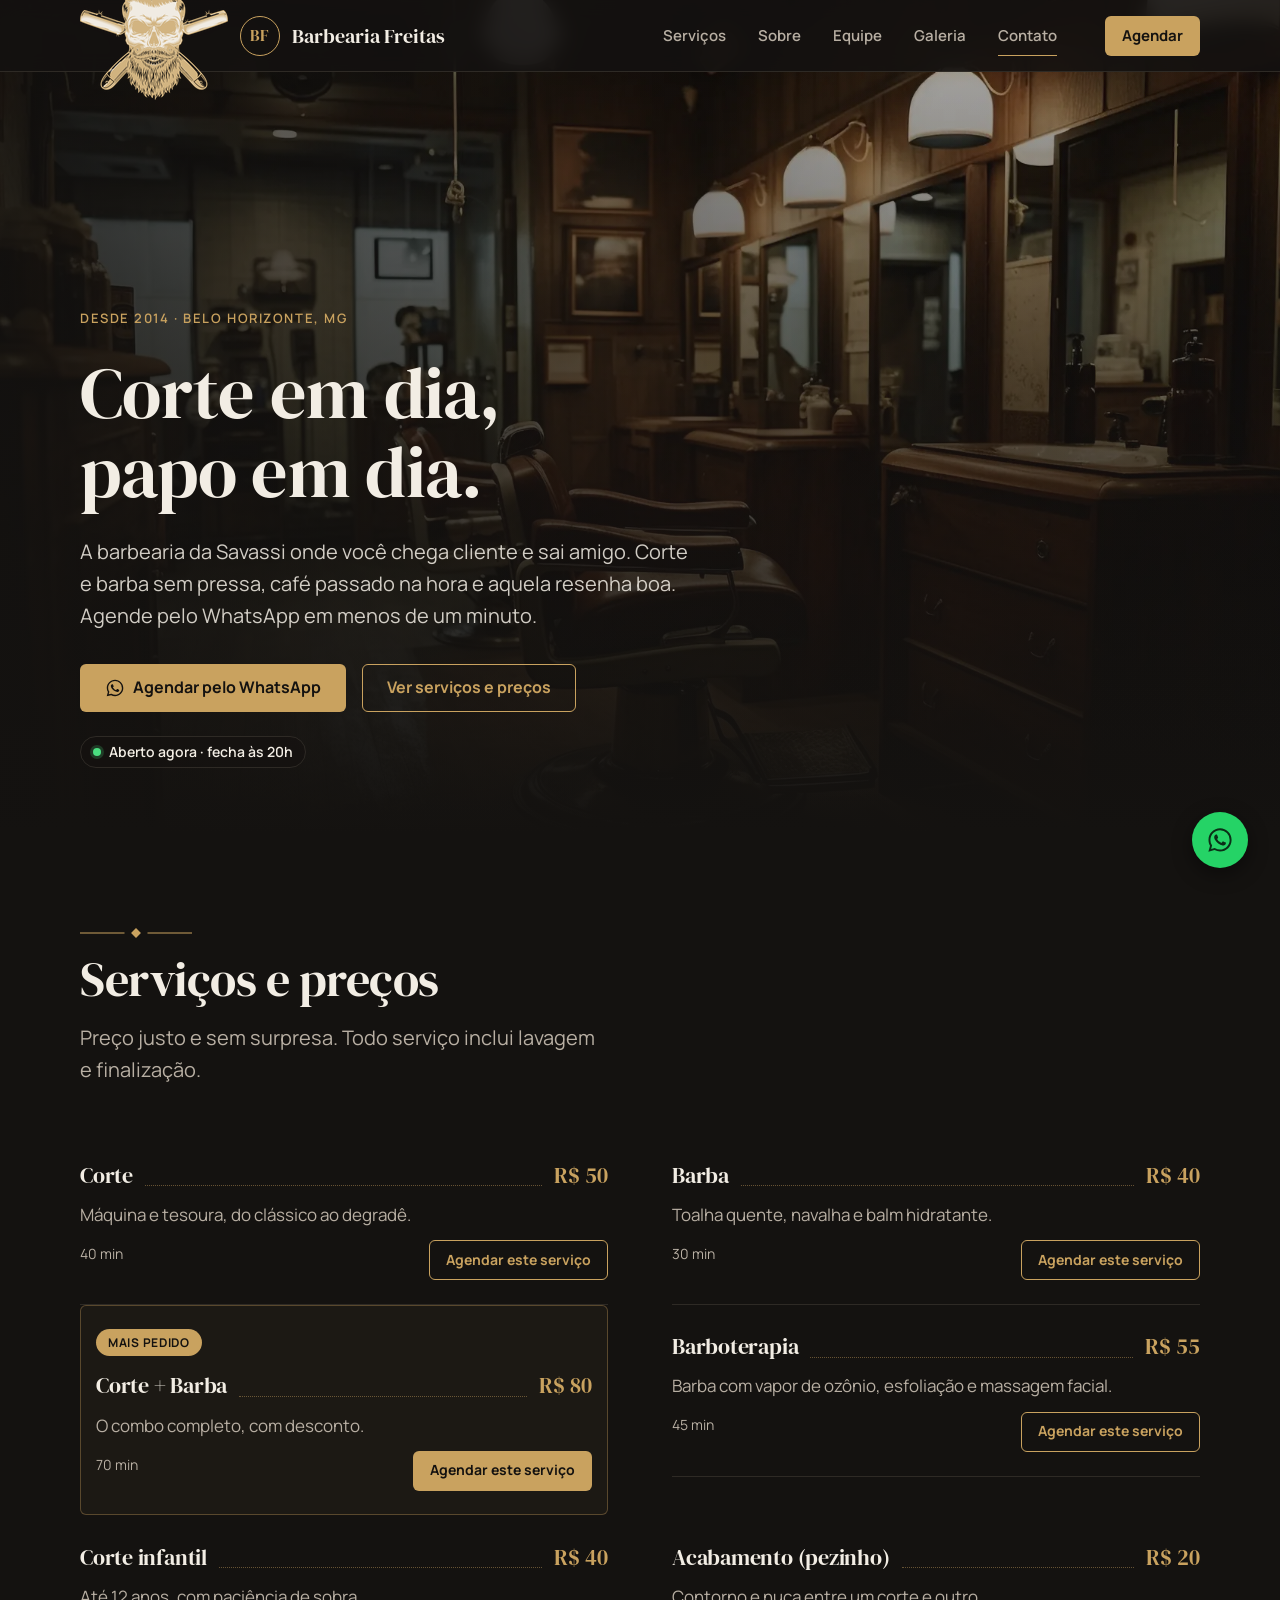
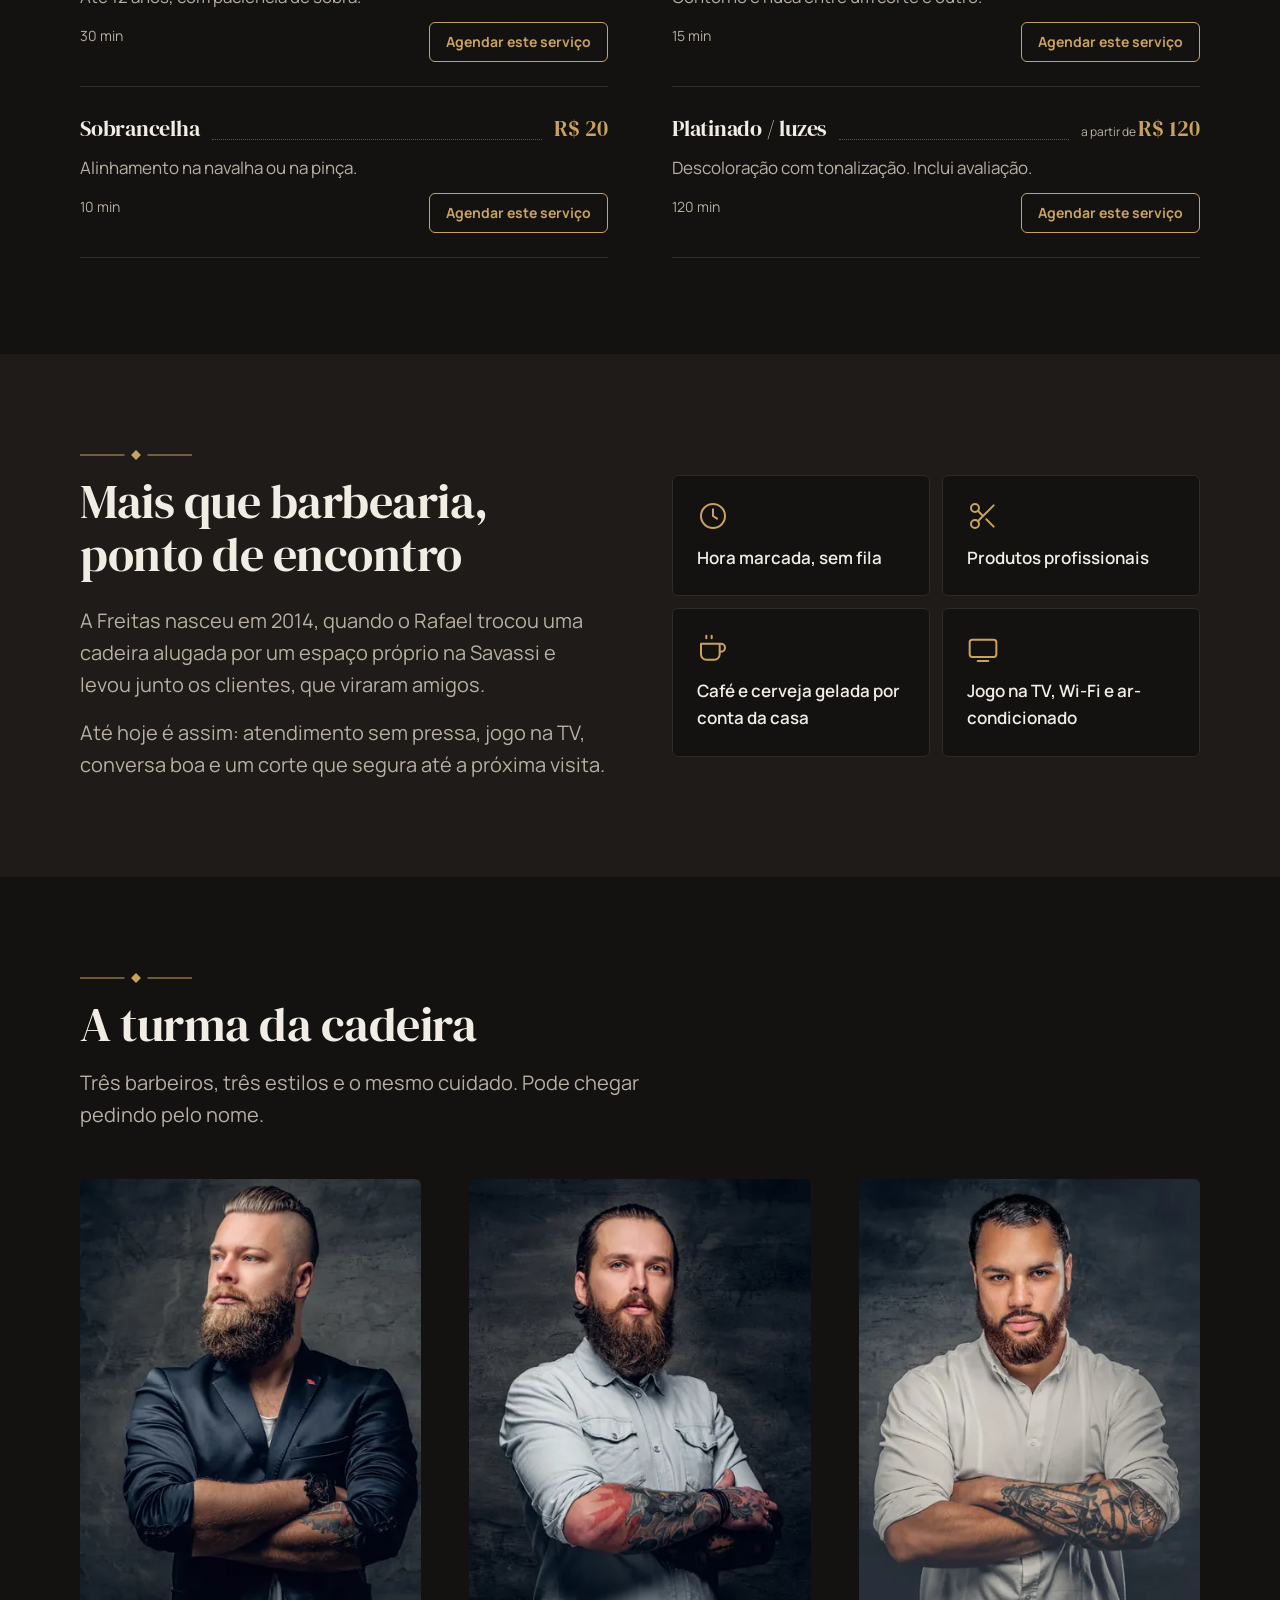
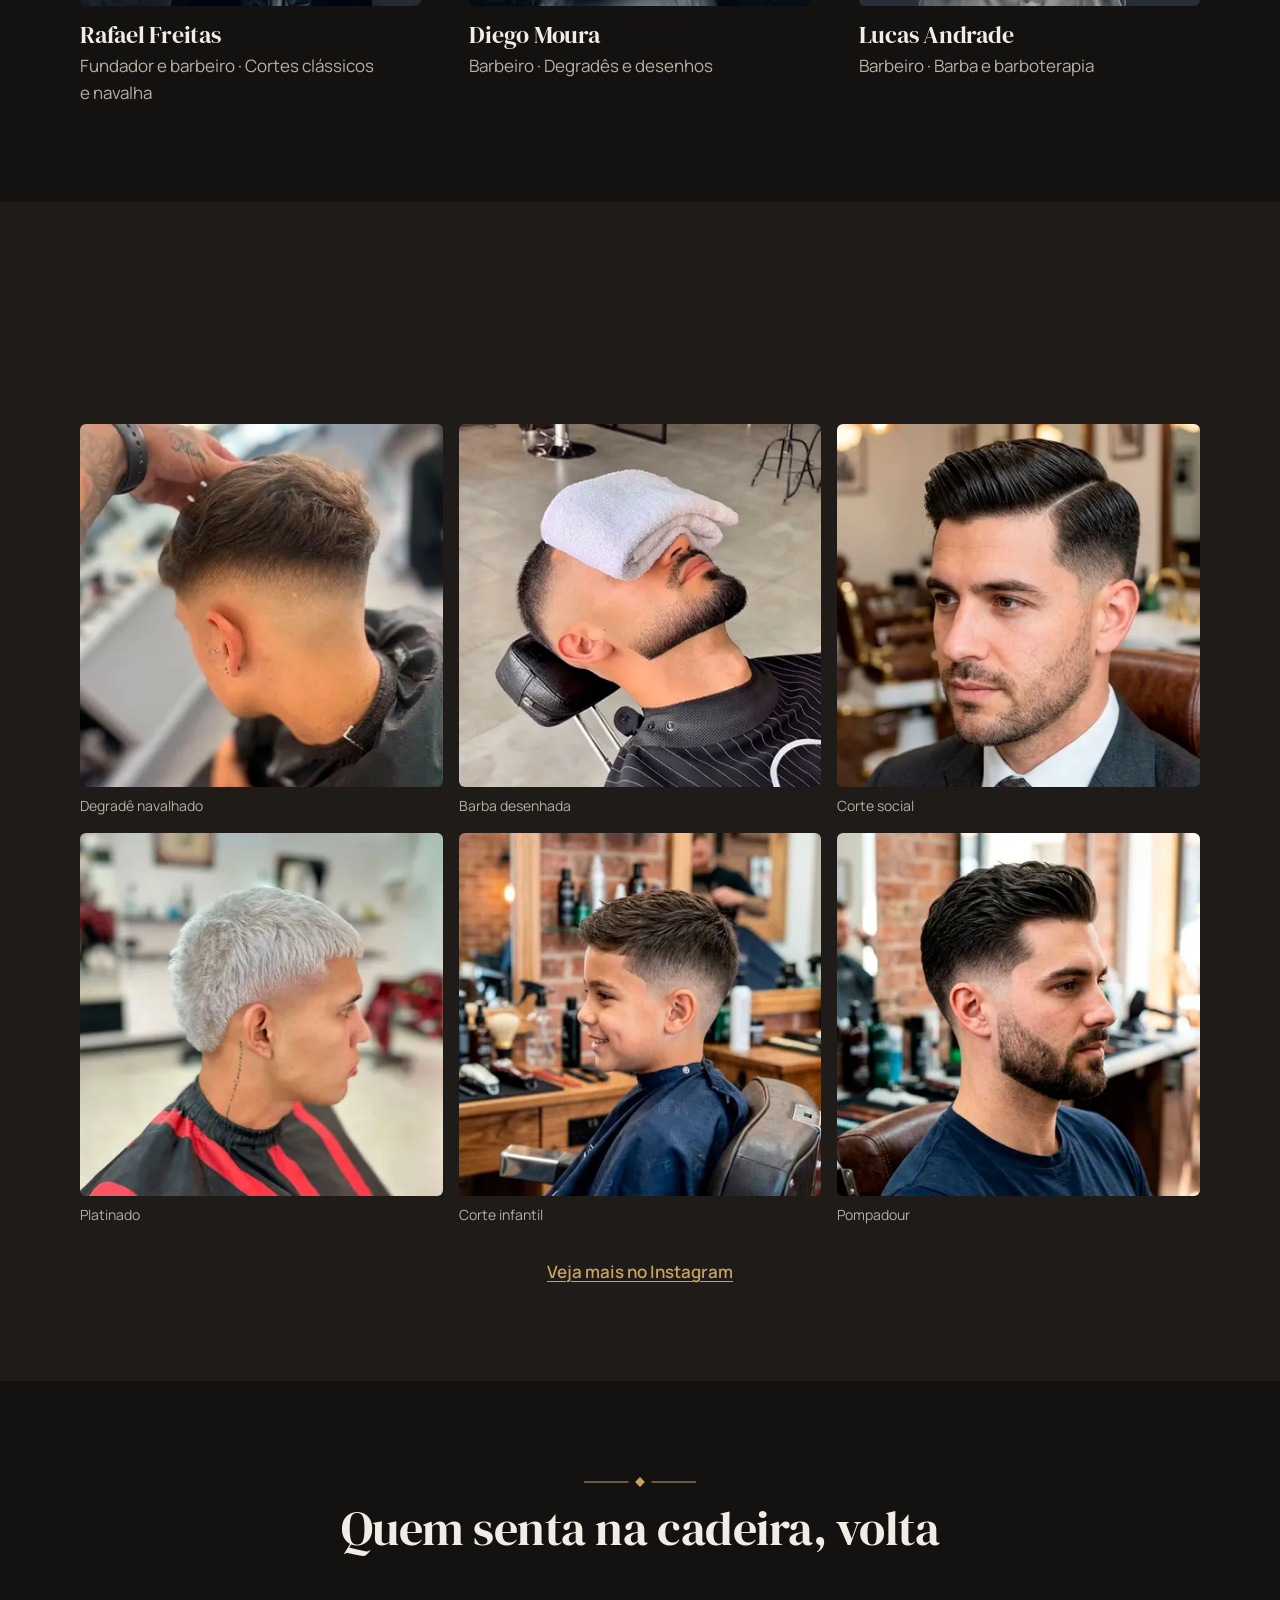
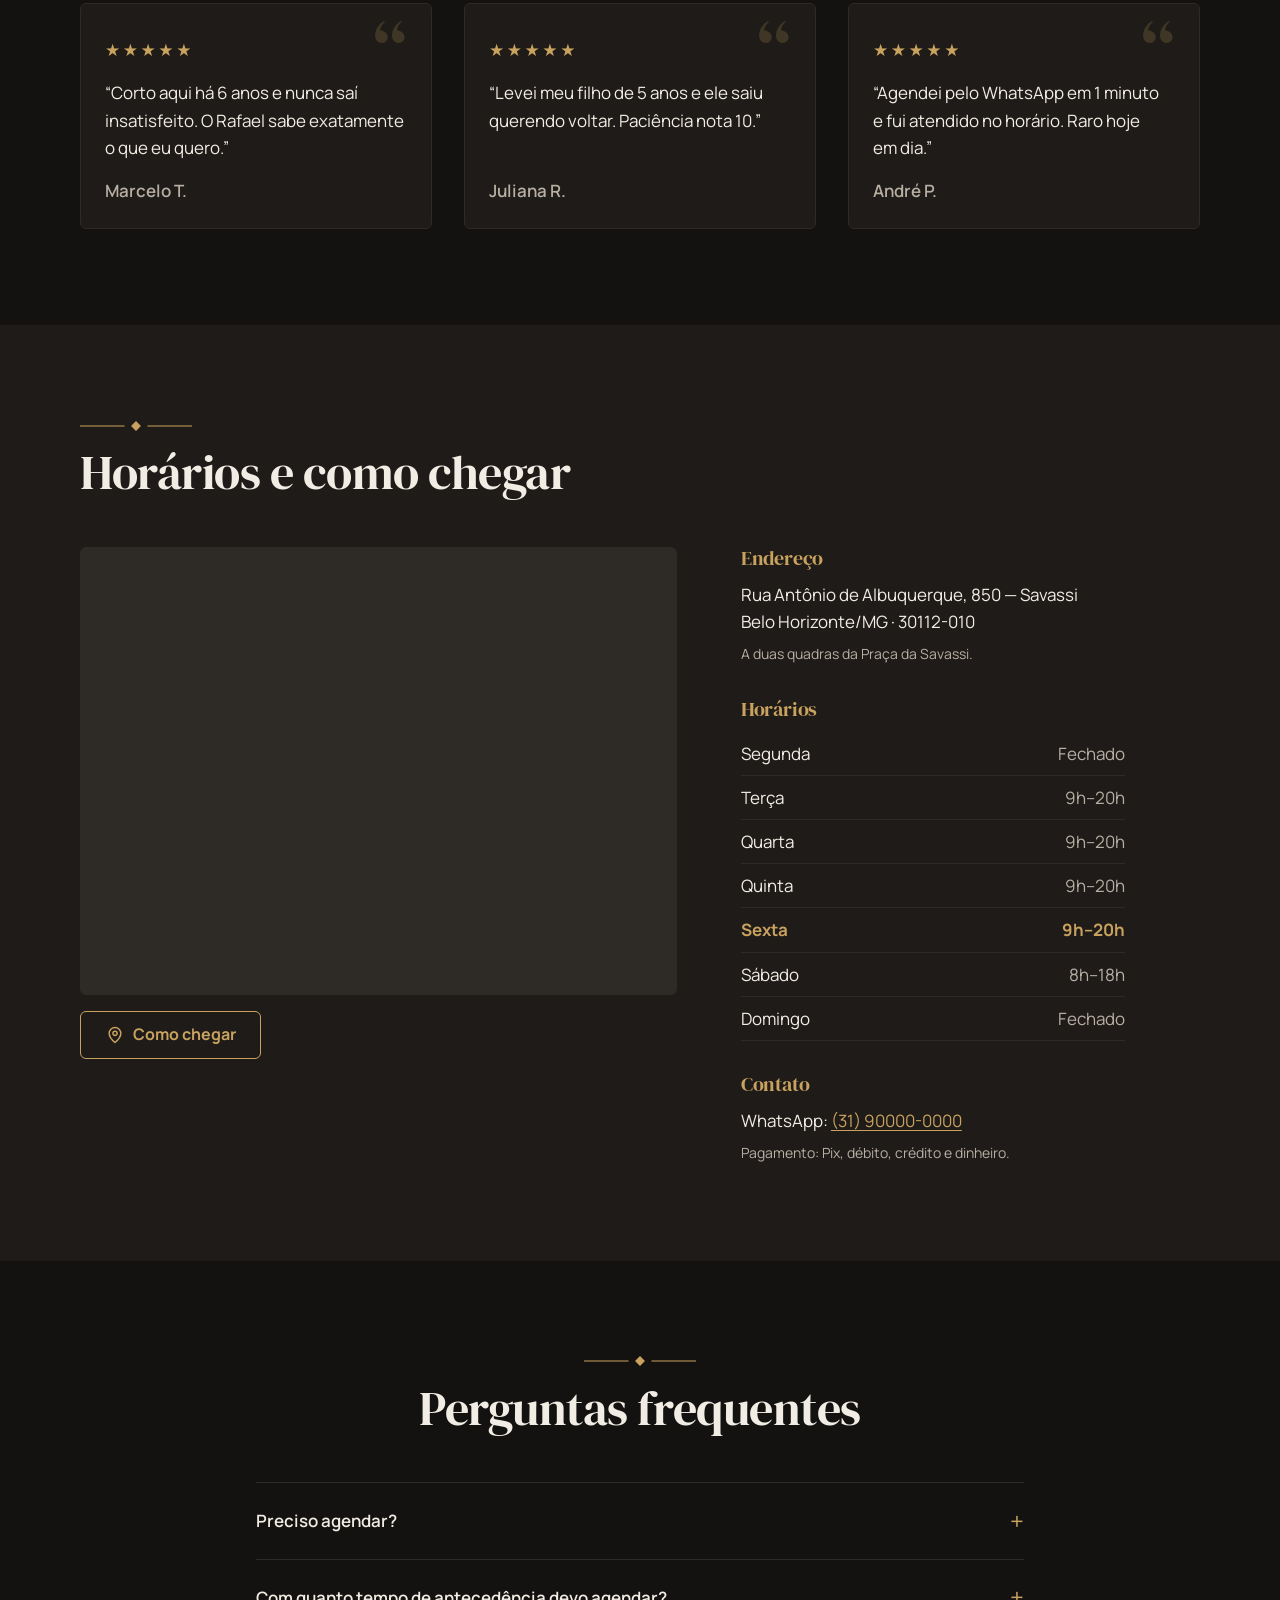
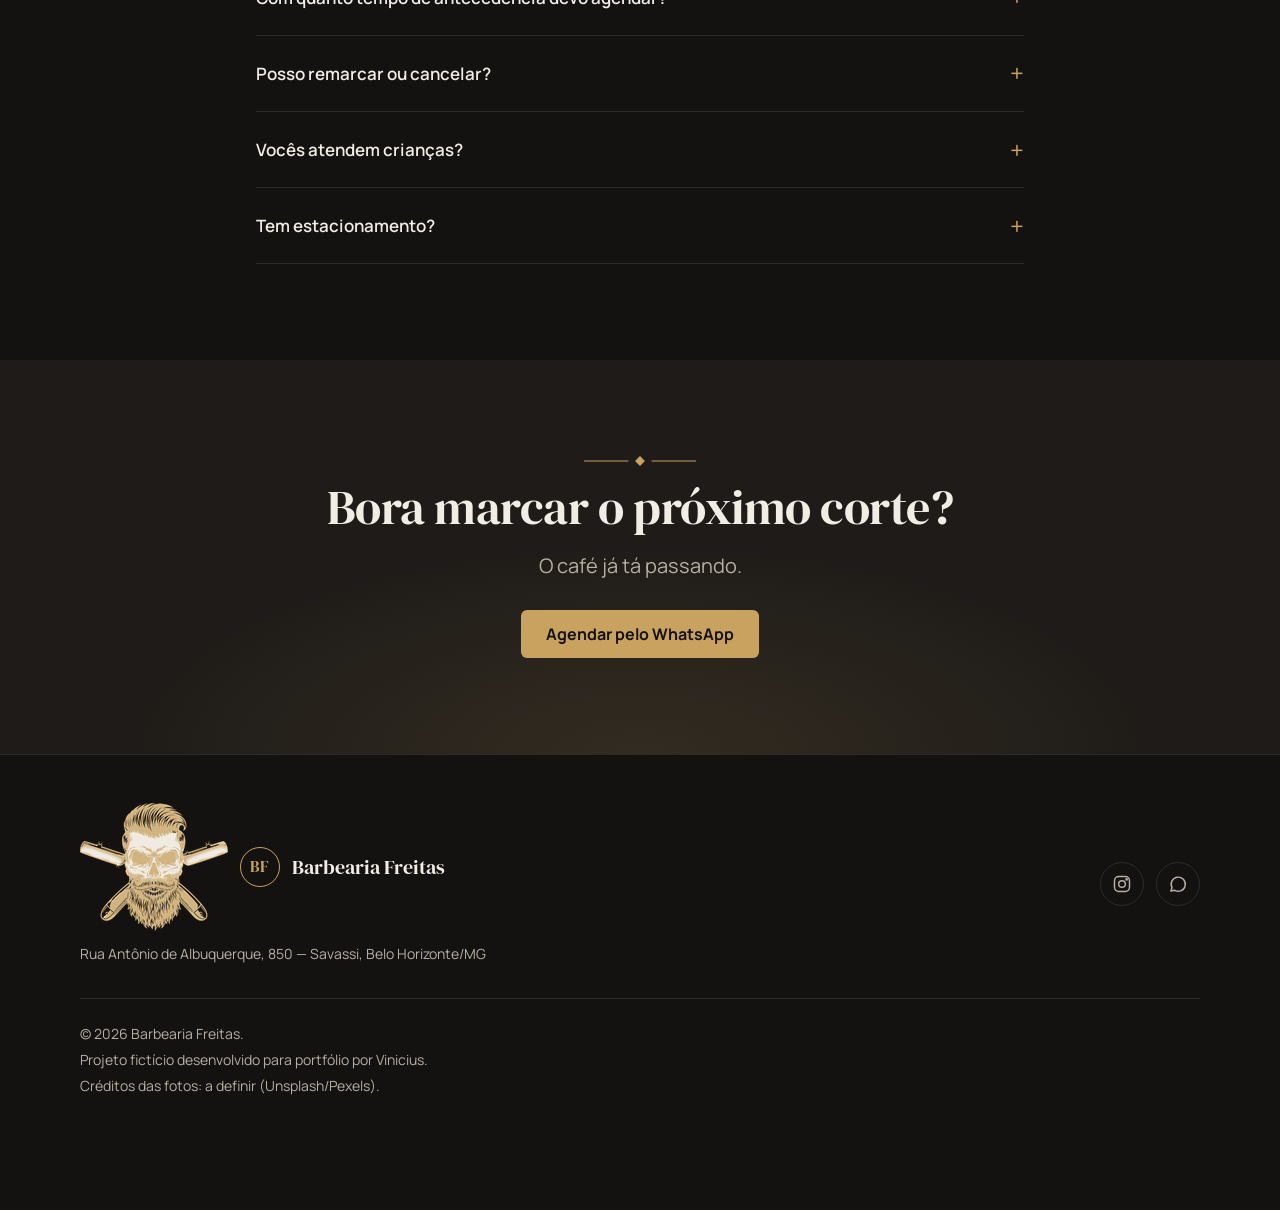
<file: index.html>
<!DOCTYPE html>
<html lang="pt-BR">

<head>
  <meta charset="UTF-8">
  <meta name="viewport" content="width=device-width, initial-scale=1">
  <!-- Ícone da aba (favicon), gerado a partir do img/logo.png -->
  <link rel="icon" href="img/favicon.ico" sizes="48x48">
  <link rel="icon" href="img/favicon-32.png" type="image/png" sizes="32x32">
  <link rel="icon" href="img/favicon-192.png" type="image/png" sizes="192x192">
  <link rel="apple-touch-icon" href="img/apple-touch-icon.png">
  <meta name="theme-color" content="#141210">
  <title>Barbearia Freitas | Corte e barba na Savassi, BH</title>
  <meta name="description"
    content="Corte, barba e barboterapia na Savassi, em Belo Horizonte. Preços fixos, hora marcada e agendamento rápido pelo WhatsApp.">

  <!-- Compartilhamento (WhatsApp, Facebook, LinkedIn, X).
       As URLs abaixo precisam ser absolutas: troque o endereço de exemplo
       pelo endereço real do site quando ele for publicado. -->
  <link rel="canonical" href="https://barbeariafreitas.example/">
  <meta property="og:type" content="website">
  <meta property="og:locale" content="pt_BR">
  <meta property="og:site_name" content="Barbearia Freitas">
  <meta property="og:title" content="Barbearia Freitas | Corte e barba na Savassi, BH">
  <meta property="og:description"
    content="Corte, barba e barboterapia na Savassi. Preços fixos, hora marcada e agendamento rápido pelo WhatsApp.">
  <meta property="og:url" content="https://barbeariafreitas.example/">
  <meta property="og:image" content="https://barbeariafreitas.example/img/og-image.jpg">
  <meta property="og:image:width" content="1200">
  <meta property="og:image:height" content="630">
  <meta property="og:image:alt" content="Interior da Barbearia Freitas, com cadeiras e espelhos sob luz quente">
  <meta name="twitter:card" content="summary_large_image">
  <meta name="twitter:title" content="Barbearia Freitas | Corte e barba na Savassi, BH">
  <meta name="twitter:description"
    content="Corte, barba e barboterapia na Savassi. Preços fixos, hora marcada e agendamento rápido pelo WhatsApp.">
  <meta name="twitter:image" content="https://barbeariafreitas.example/img/og-image.jpg">

  <!-- O banner do topo é a primeira coisa vista: começa a baixar já -->
  <link rel="preload" as="image" href="img/hero-1920.webp"
    imagesrcset="img/hero-1080.webp 1080w, img/hero-1920.webp 1920w" imagesizes="100vw" fetchpriority="high">

  <!-- Marca que o JS está ativo (usado pelas animações de "revelar") -->
  <script>document.documentElement.classList.add("js");</script>

  <!-- Fontes -->
  <link rel="preconnect" href="https://fonts.googleapis.com">
  <link rel="preconnect" href="https://fonts.gstatic.com" crossorigin>
  <link rel="stylesheet"
    href="https://fonts.googleapis.com/css2?family=DM+Serif+Display&family=Manrope:wght@400;600;700&display=swap">

  <!-- Estilos -->
  <link rel="stylesheet" href="css/base.css">
  <link rel="stylesheet" href="css/layout.css">
  <link rel="stylesheet" href="css/secoes.css">
</head>

<body>
  <!--
    Links de agendamento: o href já traz o número e a mensagem padrão, para
    funcionar sem JS. Na etapa 6, o JS monta os links a partir do js/config.js
    e usa data-servico para personalizar a mensagem de cada serviço.
  -->

  <a class="pular-conteudo" href="#conteudo">Pular para o conteúdo</a>

  <!-- ===================== Cabeçalho ===================== -->
  <header class="cabecalho">
    <div class="container cabecalho__interno">
      <a class="logo" href="#inicio" aria-label="Barbearia Freitas, voltar ao início">
        <!-- Logo: coloque o arquivo img/logo.png. Sem ele, aparece o monograma "BF".
             Se o seu logo já tiver o nome escrito, apague a linha do logo__nome abaixo. -->
        <img class="logo__imagem" src="img/logo.png" alt="" width="148" height="128" decoding="async">
        <span class="logo__monograma" aria-hidden="true">BF</span>
        <span class="logo__nome">Barbearia Freitas</span>
      </a>

      <button class="menu-botao" type="button" aria-expanded="false" aria-controls="menu-principal">
        <svg aria-hidden="true" viewBox="0 0 24 24" fill="none" stroke="currentColor" stroke-width="1.75"
          stroke-linecap="round">
          <path d="M4 7h16M4 12h16M4 17h16" />
        </svg>
        <span class="visualmente-oculto">Abrir menu</span>
      </button>

      <nav class="menu" id="menu-principal" aria-label="Principal">
        <ul class="menu__lista" role="list">
          <li><a class="menu__link" href="#servicos">Serviços</a></li>
          <li><a class="menu__link" href="#sobre">Sobre</a></li>
          <li><a class="menu__link" href="#equipe">Equipe</a></li>
          <li><a class="menu__link" href="#galeria">Galeria</a></li>
          <li><a class="menu__link" href="#contato">Contato</a></li>
        </ul>
      </nav>

      <a class="botao botao--primario cabecalho__agendar"
        href="https://wa.me/5531900000000?text=Ol%C3%A1%21%20Vim%20pelo%20site%20e%20gostaria%20de%20agendar%20um%20hor%C3%A1rio."
        data-whatsapp target="_blank" rel="noopener">Agendar</a>
    </div>
  </header>

  <main id="conteudo">

    <!-- ===================== Hero ===================== -->
    <section class="hero" id="inicio" aria-labelledby="hero-titulo">
      <!-- BANNER do topo (atrás de "Corte em dia, papo em dia."):
           coloque a foto em img/hero-1920.webp e img/hero-1080.webp (veja otimizar-imagens.py). Sem ele, aparece um fundo escuro.
           Para mudar o ponto central do recorte, use style="--foco: X% Y%" na img. -->
      <div class="hero__fundo imagem-reserva" aria-hidden="true">
        <img src="img/hero-1920.webp" srcset="img/hero-1080.webp 1080w, img/hero-1920.webp 1920w" sizes="100vw" alt=""
          width="1920" height="1097" fetchpriority="high" decoding="async">
      </div>

      <div class="container hero__conteudo">
        <span class="selo">Desde 2014 · Belo Horizonte, MG</span>
        <h1 id="hero-titulo">Corte em dia, papo em dia.</h1>
        <p class="texto-lead">A barbearia da Savassi onde você chega cliente e sai amigo. Corte e barba sem pressa, café
          passado na hora e aquela resenha boa. Agende pelo WhatsApp em menos de um minuto.</p>

        <div class="hero__acoes">
          <a class="botao botao--primario"
            href="https://wa.me/5531900000000?text=Ol%C3%A1%21%20Vim%20pelo%20site%20e%20gostaria%20de%20agendar%20um%20hor%C3%A1rio."
            data-whatsapp target="_blank" rel="noopener">
            <svg aria-hidden="true" viewBox="0 0 24 24" fill="currentColor">
              <path
                d="M12.04 2C6.58 2 2.13 6.45 2.13 11.91c0 1.75.46 3.45 1.32 4.95L2.05 22l5.25-1.38a9.9 9.9 0 0 0 4.74 1.21h.01c5.46 0 9.9-4.45 9.9-9.91C21.95 6.45 17.5 2 12.04 2Zm0 18.15h-.01a8.2 8.2 0 0 1-4.19-1.15l-.3-.18-3.12.82.83-3.04-.2-.31a8.22 8.22 0 0 1-1.26-4.38c0-4.54 3.7-8.24 8.25-8.24a8.24 8.24 0 0 1 8.24 8.25c0 4.54-3.7 8.23-8.24 8.23Zm4.52-6.16c-.25-.12-1.47-.72-1.69-.81-.23-.08-.39-.12-.56.13-.16.24-.64.8-.78.97-.15.16-.29.18-.54.06-.25-.12-1.05-.39-1.99-1.23-.74-.66-1.23-1.47-1.38-1.72-.14-.25-.01-.38.11-.5.11-.11.25-.29.37-.43.12-.15.17-.25.25-.41.08-.17.04-.31-.02-.43-.06-.12-.56-1.34-.76-1.84-.2-.48-.41-.42-.56-.42h-.48a.92.92 0 0 0-.66.31c-.23.25-.87.85-.87 2.07 0 1.22.89 2.4 1.01 2.56.12.17 1.75 2.67 4.23 3.74.59.26 1.05.41 1.41.52.59.19 1.13.16 1.56.1.48-.07 1.47-.6 1.67-1.18.21-.58.21-1.07.15-1.18-.06-.1-.23-.16-.48-.29Z" />
            </svg>
            Agendar pelo WhatsApp
          </a>
          <a class="botao botao--secundario" href="#servicos">Ver serviços e preços</a>
        </div>

        <!-- Preenchido pelo JS (etapa 6) com "Aberto agora · fecha às 20h" etc. -->
        <p class="status" data-status hidden></p>
      </div>
    </section>

    <!-- ===================== Serviços e preços ===================== -->
    <section class="secao" id="servicos" aria-labelledby="servicos-titulo">
      <div class="container">
        <header class="cabecalho-secao">
          <span class="ornamento" aria-hidden="true"></span>
          <h2 id="servicos-titulo">Serviços e preços</h2>
          <p class="texto-lead">Preço justo e sem surpresa. Todo serviço inclui lavagem e finalização.</p>
        </header>

        <ul class="servicos" role="list" data-servicos>
          <li>
            <article class="servico">
              <h3 class="servico__nome">Corte</h3>
              <p class="servico__descricao texto-suave">Máquina e tesoura, do clássico ao degradê.</p>
              <p class="servico__info"><span class="servico__duracao">40 min</span> <data class="servico__preco"
                  value="50">R$ 50</data></p>
              <a class="botao botao--secundario servico__agendar"
                href="https://wa.me/5531900000000?text=Ol%C3%A1%21%20Vim%20pelo%20site%20e%20gostaria%20de%20agendar%20um%20hor%C3%A1rio."
                data-whatsapp data-servico="Corte" target="_blank" rel="noopener">Agendar este serviço<span
                  class="visualmente-oculto">: Corte</span></a>
            </article>
          </li>
          <li>
            <article class="servico">
              <h3 class="servico__nome">Barba</h3>
              <p class="servico__descricao texto-suave">Toalha quente, navalha e balm hidratante.</p>
              <p class="servico__info"><span class="servico__duracao">30 min</span> <data class="servico__preco"
                  value="40">R$ 40</data></p>
              <a class="botao botao--secundario servico__agendar"
                href="https://wa.me/5531900000000?text=Ol%C3%A1%21%20Vim%20pelo%20site%20e%20gostaria%20de%20agendar%20um%20hor%C3%A1rio."
                data-whatsapp data-servico="Barba" target="_blank" rel="noopener">Agendar este serviço<span
                  class="visualmente-oculto">: Barba</span></a>
            </article>
          </li>
          <li>
            <article class="servico servico--destaque">
              <span class="etiqueta">Mais pedido</span>
              <h3 class="servico__nome">Corte + Barba</h3>
              <p class="servico__descricao texto-suave">O combo completo, com desconto.</p>
              <p class="servico__info"><span class="servico__duracao">70 min</span> <data class="servico__preco"
                  value="80">R$ 80</data></p>
              <a class="botao botao--primario servico__agendar"
                href="https://wa.me/5531900000000?text=Ol%C3%A1%21%20Vim%20pelo%20site%20e%20gostaria%20de%20agendar%20um%20hor%C3%A1rio."
                data-whatsapp data-servico="Corte + Barba" target="_blank" rel="noopener">Agendar este serviço<span
                  class="visualmente-oculto">: Corte + Barba</span></a>
            </article>
          </li>
          <li>
            <article class="servico">
              <h3 class="servico__nome">Barboterapia</h3>
              <p class="servico__descricao texto-suave">Barba com vapor de ozônio, esfoliação e massagem facial.</p>
              <p class="servico__info"><span class="servico__duracao">45 min</span> <data class="servico__preco"
                  value="55">R$ 55</data></p>
              <a class="botao botao--secundario servico__agendar"
                href="https://wa.me/5531900000000?text=Ol%C3%A1%21%20Vim%20pelo%20site%20e%20gostaria%20de%20agendar%20um%20hor%C3%A1rio."
                data-whatsapp data-servico="Barboterapia" target="_blank" rel="noopener">Agendar este serviço<span
                  class="visualmente-oculto">: Barboterapia</span></a>
            </article>
          </li>
          <li>
            <article class="servico">
              <h3 class="servico__nome">Corte infantil</h3>
              <p class="servico__descricao texto-suave">Até 12 anos, com paciência de sobra.</p>
              <p class="servico__info"><span class="servico__duracao">30 min</span> <data class="servico__preco"
                  value="40">R$ 40</data></p>
              <a class="botao botao--secundario servico__agendar"
                href="https://wa.me/5531900000000?text=Ol%C3%A1%21%20Vim%20pelo%20site%20e%20gostaria%20de%20agendar%20um%20hor%C3%A1rio."
                data-whatsapp data-servico="Corte infantil" target="_blank" rel="noopener">Agendar este serviço<span
                  class="visualmente-oculto">: Corte infantil</span></a>
            </article>
          </li>
          <li>
            <article class="servico">
              <h3 class="servico__nome">Acabamento (pezinho)</h3>
              <p class="servico__descricao texto-suave">Contorno e nuca entre um corte e outro.</p>
              <p class="servico__info"><span class="servico__duracao">15 min</span> <data class="servico__preco"
                  value="20">R$ 20</data></p>
              <a class="botao botao--secundario servico__agendar"
                href="https://wa.me/5531900000000?text=Ol%C3%A1%21%20Vim%20pelo%20site%20e%20gostaria%20de%20agendar%20um%20hor%C3%A1rio."
                data-whatsapp data-servico="Acabamento (pezinho)" target="_blank" rel="noopener">Agendar este
                serviço<span class="visualmente-oculto">: Acabamento (pezinho)</span></a>
            </article>
          </li>
          <li>
            <article class="servico">
              <h3 class="servico__nome">Sobrancelha</h3>
              <p class="servico__descricao texto-suave">Alinhamento na navalha ou na pinça.</p>
              <p class="servico__info"><span class="servico__duracao">10 min</span> <data class="servico__preco"
                  value="20">R$ 20</data></p>
              <a class="botao botao--secundario servico__agendar"
                href="https://wa.me/5531900000000?text=Ol%C3%A1%21%20Vim%20pelo%20site%20e%20gostaria%20de%20agendar%20um%20hor%C3%A1rio."
                data-whatsapp data-servico="Sobrancelha" target="_blank" rel="noopener">Agendar este serviço<span
                  class="visualmente-oculto">: Sobrancelha</span></a>
            </article>
          </li>
          <li>
            <article class="servico">
              <h3 class="servico__nome">Platinado / luzes</h3>
              <p class="servico__descricao texto-suave">Descoloração com tonalização. Inclui avaliação.</p>
              <p class="servico__info"><span class="servico__duracao">120 min</span> <data class="servico__preco"
                  value="120"><small>a partir de </small>R$ 120</data></p>
              <a class="botao botao--secundario servico__agendar"
                href="https://wa.me/5531900000000?text=Ol%C3%A1%21%20Vim%20pelo%20site%20e%20gostaria%20de%20agendar%20um%20hor%C3%A1rio."
                data-whatsapp data-servico="Platinado / luzes" target="_blank" rel="noopener">Agendar este serviço<span
                  class="visualmente-oculto">: Platinado / luzes</span></a>
            </article>
          </li>
        </ul>
      </div>
    </section>

    <!-- ===================== Sobre e diferenciais ===================== -->
    <section class="secao secao--alternada" id="sobre" aria-labelledby="sobre-titulo">
      <div class="container sobre">
        <div class="sobre__texto">
          <header class="cabecalho-secao">
            <span class="ornamento" aria-hidden="true"></span>
            <h2 id="sobre-titulo">Mais que barbearia, ponto de encontro</h2>
          </header>
          <p>A Freitas nasceu em 2014, quando o Rafael trocou uma cadeira alugada por um espaço próprio na Savassi e
            levou junto os clientes, que viraram amigos.</p>
          <p>Até hoje é assim: atendimento sem pressa, jogo na TV, conversa boa e um corte que segura até a próxima
            visita.</p>
        </div>

        <ul class="diferenciais" role="list">
          <li class="diferencial">
            <svg aria-hidden="true" viewBox="0 0 24 24" fill="none" stroke="currentColor" stroke-width="1.5"
              stroke-linecap="round" stroke-linejoin="round">
              <circle cx="12" cy="12" r="9" />
              <path d="M12 7v5l3 2" />
            </svg>
            <span>Hora marcada, sem fila</span>
          </li>
          <li class="diferencial">
            <svg aria-hidden="true" viewBox="0 0 24 24" fill="none" stroke="currentColor" stroke-width="1.5"
              stroke-linecap="round" stroke-linejoin="round">
              <circle cx="6" cy="6" r="3" />
              <circle cx="6" cy="18" r="3" />
              <path d="M20 4 8.12 15.88M14.47 14.48 20 20M8.12 8.12 12 12" />
            </svg>
            <span>Produtos profissionais</span>
          </li>
          <li class="diferencial">
            <svg aria-hidden="true" viewBox="0 0 24 24" fill="none" stroke="currentColor" stroke-width="1.5"
              stroke-linecap="round" stroke-linejoin="round">
              <path d="M17 8h1a3 3 0 0 1 0 6h-1M3 8h14v8a4 4 0 0 1-4 4H7a4 4 0 0 1-4-4V8ZM7 2v2M11 2v2" />
            </svg>
            <span>Café e cerveja gelada por conta da casa</span>
          </li>
          <li class="diferencial">
            <svg aria-hidden="true" viewBox="0 0 24 24" fill="none" stroke="currentColor" stroke-width="1.5"
              stroke-linecap="round" stroke-linejoin="round">
              <rect x="2" y="5" width="20" height="13" rx="2" />
              <path d="M8 21h8" />
            </svg>
            <span>Jogo na TV, Wi-Fi e ar-condicionado</span>
          </li>
        </ul>
      </div>
    </section>

    <!-- ===================== Equipe ===================== -->
    <section class="secao" id="equipe" aria-labelledby="equipe-titulo">
      <div class="container">
        <header class="cabecalho-secao">
          <span class="ornamento" aria-hidden="true"></span>
          <h2 id="equipe-titulo">A turma da cadeira</h2>
          <p class="texto-lead">Três barbeiros, três estilos e o mesmo cuidado. Pode chegar pedindo pelo nome.</p>
        </header>

        <ul class="equipe grade grade--3" role="list">
          <li>
            <article class="barbeiro">
              <div class="imagem-reserva barbeiro__foto" style="--proporcao: 4 / 5">
                <img src="img/equipe-rafael-800.webp" srcset="img/equipe-rafael-400.webp 400w, img/equipe-rafael-800.webp 800w"
                  sizes="(min-width: 1024px) 352px, (min-width: 768px) 30vw, 92vw" alt="Rafael Freitas, fundador e barbeiro da Barbearia Freitas"
                  width="800" height="1000" loading="lazy" decoding="async">
              </div>
              <h3 class="barbeiro__nome">Rafael Freitas</h3>
              <p class="barbeiro__funcao texto-suave">Fundador e barbeiro · Cortes clássicos e navalha</p>
            </article>
          </li>
          <li>
            <article class="barbeiro">
              <div class="imagem-reserva barbeiro__foto" style="--proporcao: 4 / 5">
                <img src="img/equipe-diego-800.webp" srcset="img/equipe-diego-400.webp 400w, img/equipe-diego-800.webp 800w"
                  sizes="(min-width: 1024px) 352px, (min-width: 768px) 30vw, 92vw" alt="Diego Moura, barbeiro" width="800"
                  height="1000" loading="lazy" decoding="async">
              </div>
              <h3 class="barbeiro__nome">Diego Moura</h3>
              <p class="barbeiro__funcao texto-suave">Barbeiro · Degradês e desenhos</p>
            </article>
          </li>
          <li>
            <article class="barbeiro">
              <div class="imagem-reserva barbeiro__foto" style="--proporcao: 4 / 5">
                <img src="img/equipe-lucas-800.webp" srcset="img/equipe-lucas-400.webp 400w, img/equipe-lucas-800.webp 800w"
                  sizes="(min-width: 1024px) 352px, (min-width: 768px) 30vw, 92vw" alt="Lucas Andrade, barbeiro" width="800" height="1000" loading="lazy"
                  decoding="async">
              </div>
              <h3 class="barbeiro__nome">Lucas Andrade</h3>
              <p class="barbeiro__funcao texto-suave">Barbeiro · Barba e barboterapia</p>
            </article>
          </li>
        </ul>
      </div>
    </section>

    <!-- ===================== Galeria ===================== -->
    <section class="secao secao--alternada" id="galeria" aria-labelledby="galeria-titulo">
      <div class="container">
        <header class="cabecalho-secao">
          <span class="ornamento" aria-hidden="true"></span>
          <h2 id="galeria-titulo">Trabalhos recentes</h2>
        </header>

        <ul class="galeria" role="list">
          <li>
            <figure class="galeria__item">
              <div class="imagem-reserva" style="--proporcao: 1 / 1">
                <img src="img/galeria-1-800.webp" srcset="img/galeria-1-400.webp 400w, img/galeria-1-800.webp 800w"
                  sizes="(min-width: 768px) 352px, 46vw" alt="Cliente com corte degradê navalhado" width="800" height="800"
                  loading="lazy" decoding="async">
              </div>
              <figcaption class="texto-pequeno texto-suave">Degradê navalhado</figcaption>
            </figure>
          </li>
          <li>
            <figure class="galeria__item">
              <div class="imagem-reserva" style="--proporcao: 1 / 1">
                <img src="img/galeria-2-800.webp" srcset="img/galeria-2-400.webp 400w, img/galeria-2-800.webp 800w"
                  sizes="(min-width: 768px) 352px, 46vw" alt="Cliente na cadeira com toalha quente no rosto e barba desenhada" width="800" height="800" loading="lazy"
                  decoding="async">
              </div>
              <figcaption class="texto-pequeno texto-suave">Barba desenhada</figcaption>
            </figure>
          </li>
          <li>
            <figure class="galeria__item">
              <div class="imagem-reserva" style="--proporcao: 1 / 1">
                <img src="img/galeria-3-800.webp" srcset="img/galeria-3-400.webp 400w, img/galeria-3-800.webp 800w"
                  sizes="(min-width: 768px) 352px, 46vw" alt="Corte social clássico penteado de lado" width="800" height="800"
                  loading="lazy" decoding="async">
              </div>
              <figcaption class="texto-pequeno texto-suave">Corte social</figcaption>
            </figure>
          </li>
          <li>
            <figure class="galeria__item">
              <div class="imagem-reserva" style="--proporcao: 1 / 1">
                <img src="img/galeria-4-800.webp" srcset="img/galeria-4-400.webp 400w, img/galeria-4-800.webp 800w"
                  sizes="(min-width: 768px) 352px, 46vw" alt="Cabelo platinado com tonalização" width="800" height="800"
                  loading="lazy" decoding="async">
              </div>
              <figcaption class="texto-pequeno texto-suave">Platinado</figcaption>
            </figure>
          </li>
          <li>
            <figure class="galeria__item">
              <div class="imagem-reserva" style="--proporcao: 1 / 1">
                <img src="img/galeria-5-800.webp" srcset="img/galeria-5-400.webp 400w, img/galeria-5-800.webp 800w"
                  sizes="(min-width: 768px) 352px, 46vw" alt="Criança com corte infantil finalizado" width="800" height="800"
                  loading="lazy" decoding="async">
              </div>
              <figcaption class="texto-pequeno texto-suave">Corte infantil</figcaption>
            </figure>
          </li>
          <li>
            <figure class="galeria__item">
              <div class="imagem-reserva" style="--proporcao: 1 / 1">
                <img src="img/galeria-6-800.webp" srcset="img/galeria-6-400.webp 400w, img/galeria-6-800.webp 800w"
                  sizes="(min-width: 768px) 352px, 46vw" alt="Corte pompadour com topete volumoso" width="800" height="800"
                  loading="lazy" decoding="async">
              </div>
              <figcaption class="texto-pequeno texto-suave">Pompadour</figcaption>
            </figure>
          </li>
        </ul>

        <p class="galeria__mais">
          <a href="https://instagram.com/" target="_blank" rel="noopener" data-instagram>Veja mais no Instagram</a>
        </p>
      </div>
    </section>

    <!-- ===================== Depoimentos ===================== -->
    <section class="secao" id="depoimentos" aria-labelledby="depoimentos-titulo">
      <div class="container">
        <header class="cabecalho-secao cabecalho-secao--centro">
          <span class="ornamento" aria-hidden="true"></span>
          <h2 id="depoimentos-titulo">Quem senta na cadeira, volta</h2>
        </header>

        <ul class="depoimentos grade grade--3" role="list">
          <li>
            <figure class="depoimento card">
              <p class="depoimento__estrelas"><span aria-hidden="true">★★★★★</span><span class="visualmente-oculto">5 de
                  5 estrelas</span></p>
              <blockquote class="depoimento__texto">
                <p>“Corto aqui há 6 anos e nunca saí insatisfeito. O Rafael sabe exatamente o que eu quero.”</p>
              </blockquote>
              <figcaption class="depoimento__autor texto-suave">Marcelo T.</figcaption>
            </figure>
          </li>
          <li>
            <figure class="depoimento card">
              <p class="depoimento__estrelas"><span aria-hidden="true">★★★★★</span><span class="visualmente-oculto">5 de
                  5 estrelas</span></p>
              <blockquote class="depoimento__texto">
                <p>“Levei meu filho de 5 anos e ele saiu querendo voltar. Paciência nota 10.”</p>
              </blockquote>
              <figcaption class="depoimento__autor texto-suave">Juliana R.</figcaption>
            </figure>
          </li>
          <li>
            <figure class="depoimento card">
              <p class="depoimento__estrelas"><span aria-hidden="true">★★★★★</span><span class="visualmente-oculto">5 de
                  5 estrelas</span></p>
              <blockquote class="depoimento__texto">
                <p>“Agendei pelo WhatsApp em 1 minuto e fui atendido no horário. Raro hoje em dia.”</p>
              </blockquote>
              <figcaption class="depoimento__autor texto-suave">André P.</figcaption>
            </figure>
          </li>
        </ul>
      </div>
    </section>

    <!-- ===================== Horários e localização ===================== -->
    <section class="secao secao--alternada" id="contato" aria-labelledby="contato-titulo">
      <div class="container">
        <header class="cabecalho-secao">
          <span class="ornamento" aria-hidden="true"></span>
          <h2 id="contato-titulo">Horários e como chegar</h2>
        </header>

        <div class="contato">
          <div class="contato__mapa">
            <div class="mapa imagem-reserva" style="--proporcao: 4 / 3">
              <iframe title="Mapa da região da Savassi, em Belo Horizonte"
                src="https://www.google.com/maps?q=Savassi%2C%20Belo%20Horizonte&amp;output=embed" loading="lazy"
                referrerpolicy="no-referrer-when-downgrade" data-mapa></iframe>
            </div>
            <a class="botao botao--secundario"
              href="https://www.google.com/maps/dir/?api=1&amp;destination=Savassi%2C%20Belo%20Horizonte"
              target="_blank" rel="noopener" data-como-chegar>
              <svg aria-hidden="true" viewBox="0 0 24 24" fill="none" stroke="currentColor" stroke-width="1.75"
                stroke-linecap="round" stroke-linejoin="round">
                <path d="M12 21s-7-5.5-7-11a7 7 0 0 1 14 0c0 5.5-7 11-7 11Z" />
                <circle cx="12" cy="10" r="2.5" />
              </svg>
              Como chegar
            </a>
          </div>

          <div class="contato__info">
            <div class="contato__bloco">
              <h3>Endereço</h3>
              <address>
                Rua Antônio de Albuquerque, 850 — Savassi<br>
                Belo Horizonte/MG · 30112-010
              </address>
              <p class="texto-suave texto-pequeno">A duas quadras da Praça da Savassi.</p>
            </div>

            <div class="contato__bloco">
              <h3>Horários</h3>
              <table class="horarios" data-horarios>
                <caption class="visualmente-oculto">Horário de funcionamento por dia da semana</caption>
                <tbody>
                  <tr data-dia="1">
                    <th scope="row">Segunda</th>
                    <td>Fechado</td>
                  </tr>
                  <tr data-dia="2">
                    <th scope="row">Terça</th>
                    <td>9h–20h</td>
                  </tr>
                  <tr data-dia="3">
                    <th scope="row">Quarta</th>
                    <td>9h–20h</td>
                  </tr>
                  <tr data-dia="4">
                    <th scope="row">Quinta</th>
                    <td>9h–20h</td>
                  </tr>
                  <tr data-dia="5">
                    <th scope="row">Sexta</th>
                    <td>9h–20h</td>
                  </tr>
                  <tr data-dia="6">
                    <th scope="row">Sábado</th>
                    <td>8h–18h</td>
                  </tr>
                  <tr data-dia="0">
                    <th scope="row">Domingo</th>
                    <td>Fechado</td>
                  </tr>
                </tbody>
              </table>
            </div>

            <div class="contato__bloco">
              <h3>Contato</h3>
              <p>
                WhatsApp:
                <a href="https://wa.me/5531900000000?text=Ol%C3%A1%21%20Vim%20pelo%20site%20e%20gostaria%20de%20agendar%20um%20hor%C3%A1rio."
                  data-whatsapp data-telefone target="_blank" rel="noopener">(31) 90000-0000</a>
              </p>
              <p class="texto-suave texto-pequeno">Pagamento: Pix, débito, crédito e dinheiro.</p>
            </div>
          </div>
        </div>
      </div>
    </section>

    <!-- ===================== Perguntas frequentes ===================== -->
    <section class="secao" id="faq" aria-labelledby="faq-titulo">
      <div class="container container--estreito">
        <header class="cabecalho-secao cabecalho-secao--centro">
          <span class="ornamento" aria-hidden="true"></span>
          <h2 id="faq-titulo">Perguntas frequentes</h2>
        </header>

        <div class="faq">
          <details class="faq__item">
            <summary>Preciso agendar?</summary>
            <p>É melhor. Encaixe sempre rola quando dá, mas quem marca tem prioridade e não espera.</p>
          </details>
          <details class="faq__item">
            <summary>Com quanto tempo de antecedência devo agendar?</summary>
            <p>Sábado enche rápido, então marque com 2 ou 3 dias. Nos outros dias, normalmente tem horário no mesmo dia.
            </p>
          </details>
          <details class="faq__item">
            <summary>Posso remarcar ou cancelar?</summary>
            <p>Pode, sem problema. Só avisa no WhatsApp com 2 horas de antecedência.</p>
          </details>
          <details class="faq__item">
            <summary>Vocês atendem crianças?</summary>
            <p>Atendemos, a partir de 2 anos. A molecada costuma sair daqui querendo voltar.</p>
          </details>
          <details class="faq__item">
            <summary>Tem estacionamento?</summary>
            <p>Não temos estacionamento próprio, mas tem um conveniado a 50 metros.</p>
          </details>
        </div>
      </div>
    </section>

    <!-- ===================== Chamada final ===================== -->
    <section class="secao secao--alternada chamada" aria-labelledby="chamada-titulo">
      <div class="container chamada__interno">
        <span class="ornamento" aria-hidden="true"></span>
        <h2 id="chamada-titulo">Bora marcar o próximo corte?</h2>
        <p class="texto-lead">O café já tá passando.</p>
        <a class="botao botao--primario"
          href="https://wa.me/5531900000000?text=Ol%C3%A1%21%20Vim%20pelo%20site%20e%20gostaria%20de%20agendar%20um%20hor%C3%A1rio."
          data-whatsapp target="_blank" rel="noopener">Agendar pelo WhatsApp</a>
      </div>
    </section>
  </main>

  <!-- ===================== Rodapé ===================== -->
  <footer class="rodape">
    <div class="container rodape__interno">
      <div class="rodape__marca">
        <a class="logo" href="#inicio" aria-label="Barbearia Freitas, voltar ao início">
          <img class="logo__imagem" src="img/logo.png" alt="" width="148" height="128" decoding="async">
          <span class="logo__monograma" aria-hidden="true">BF</span>
          <span class="logo__nome">Barbearia Freitas</span>
        </a>
        <p class="texto-suave texto-pequeno">Rua Antônio de Albuquerque, 850 — Savassi, Belo Horizonte/MG</p>
      </div>

      <ul class="rodape__redes" role="list">
        <li>
          <a href="https://instagram.com/" target="_blank" rel="noopener" data-instagram>
            <svg aria-hidden="true" viewBox="0 0 24 24" fill="none" stroke="currentColor" stroke-width="1.75"
              stroke-linecap="round" stroke-linejoin="round">
              <rect x="3" y="3" width="18" height="18" rx="5" />
              <circle cx="12" cy="12" r="4" />
              <circle cx="17.5" cy="6.5" r="0.75" fill="currentColor" />
            </svg>
            <span class="visualmente-oculto">Instagram</span>
          </a>
        </li>
        <li>
          <a href="https://wa.me/5531900000000?text=Ol%C3%A1%21%20Vim%20pelo%20site%20e%20gostaria%20de%20agendar%20um%20hor%C3%A1rio."
            data-whatsapp target="_blank" rel="noopener">
            <svg aria-hidden="true" viewBox="0 0 24 24" fill="none" stroke="currentColor" stroke-width="1.75"
              stroke-linecap="round" stroke-linejoin="round">
              <path d="M3.5 20.5l1.3-4.2A8.5 8.5 0 1 1 8 19.6Z" />
            </svg>
            <span class="visualmente-oculto">WhatsApp</span>
          </a>
        </li>
      </ul>

      <div class="rodape__legal texto-pequeno texto-suave">
        <p>© 2026 Barbearia Freitas.</p>
        <p>Projeto fictício desenvolvido para portfólio por Vinicius.</p>
        <p>Créditos das fotos: a definir (Unsplash/Pexels).</p>
      </div>
    </div>
  </footer>

  <!-- ===================== Botão flutuante do WhatsApp ===================== -->
  <a class="whatsapp-flutuante"
    href="https://wa.me/5531900000000?text=Ol%C3%A1%21%20Vim%20pelo%20site%20e%20gostaria%20de%20agendar%20um%20hor%C3%A1rio."
    data-whatsapp target="_blank" rel="noopener">
    <svg aria-hidden="true" viewBox="0 0 24 24" fill="currentColor">
      <path
        d="M12.04 2C6.58 2 2.13 6.45 2.13 11.91c0 1.75.46 3.45 1.32 4.95L2.05 22l5.25-1.38a9.9 9.9 0 0 0 4.74 1.21h.01c5.46 0 9.9-4.45 9.9-9.91C21.95 6.45 17.5 2 12.04 2Zm0 18.15h-.01a8.2 8.2 0 0 1-4.19-1.15l-.3-.18-3.12.82.83-3.04-.2-.31a8.22 8.22 0 0 1-1.26-4.38c0-4.54 3.7-8.24 8.25-8.24a8.24 8.24 0 0 1 8.24 8.25c0 4.54-3.7 8.23-8.24 8.23Zm4.52-6.16c-.25-.12-1.47-.72-1.69-.81-.23-.08-.39-.12-.56.13-.16.24-.64.8-.78.97-.15.16-.29.18-.54.06-.25-.12-1.05-.39-1.99-1.23-.74-.66-1.23-1.47-1.38-1.72-.14-.25-.01-.38.11-.5.11-.11.25-.29.37-.43.12-.15.17-.25.25-.41.08-.17.04-.31-.02-.43-.06-.12-.56-1.34-.76-1.84-.2-.48-.41-.42-.56-.42h-.48a.92.92 0 0 0-.66.31c-.23.25-.87.85-.87 2.07 0 1.22.89 2.4 1.01 2.56.12.17 1.75 2.67 4.23 3.74.59.26 1.05.41 1.41.52.59.19 1.13.16 1.56.1.48-.07 1.47-.6 1.67-1.18.21-.58.21-1.07.15-1.18-.06-.1-.23-.16-.48-.29Z" />
    </svg>
    <span class="visualmente-oculto">Agendar pelo WhatsApp</span>
  </a>

  <script src="js/config.js" defer></script>
  <script src="js/main.js" defer></script>
</body>

</html>
</file>
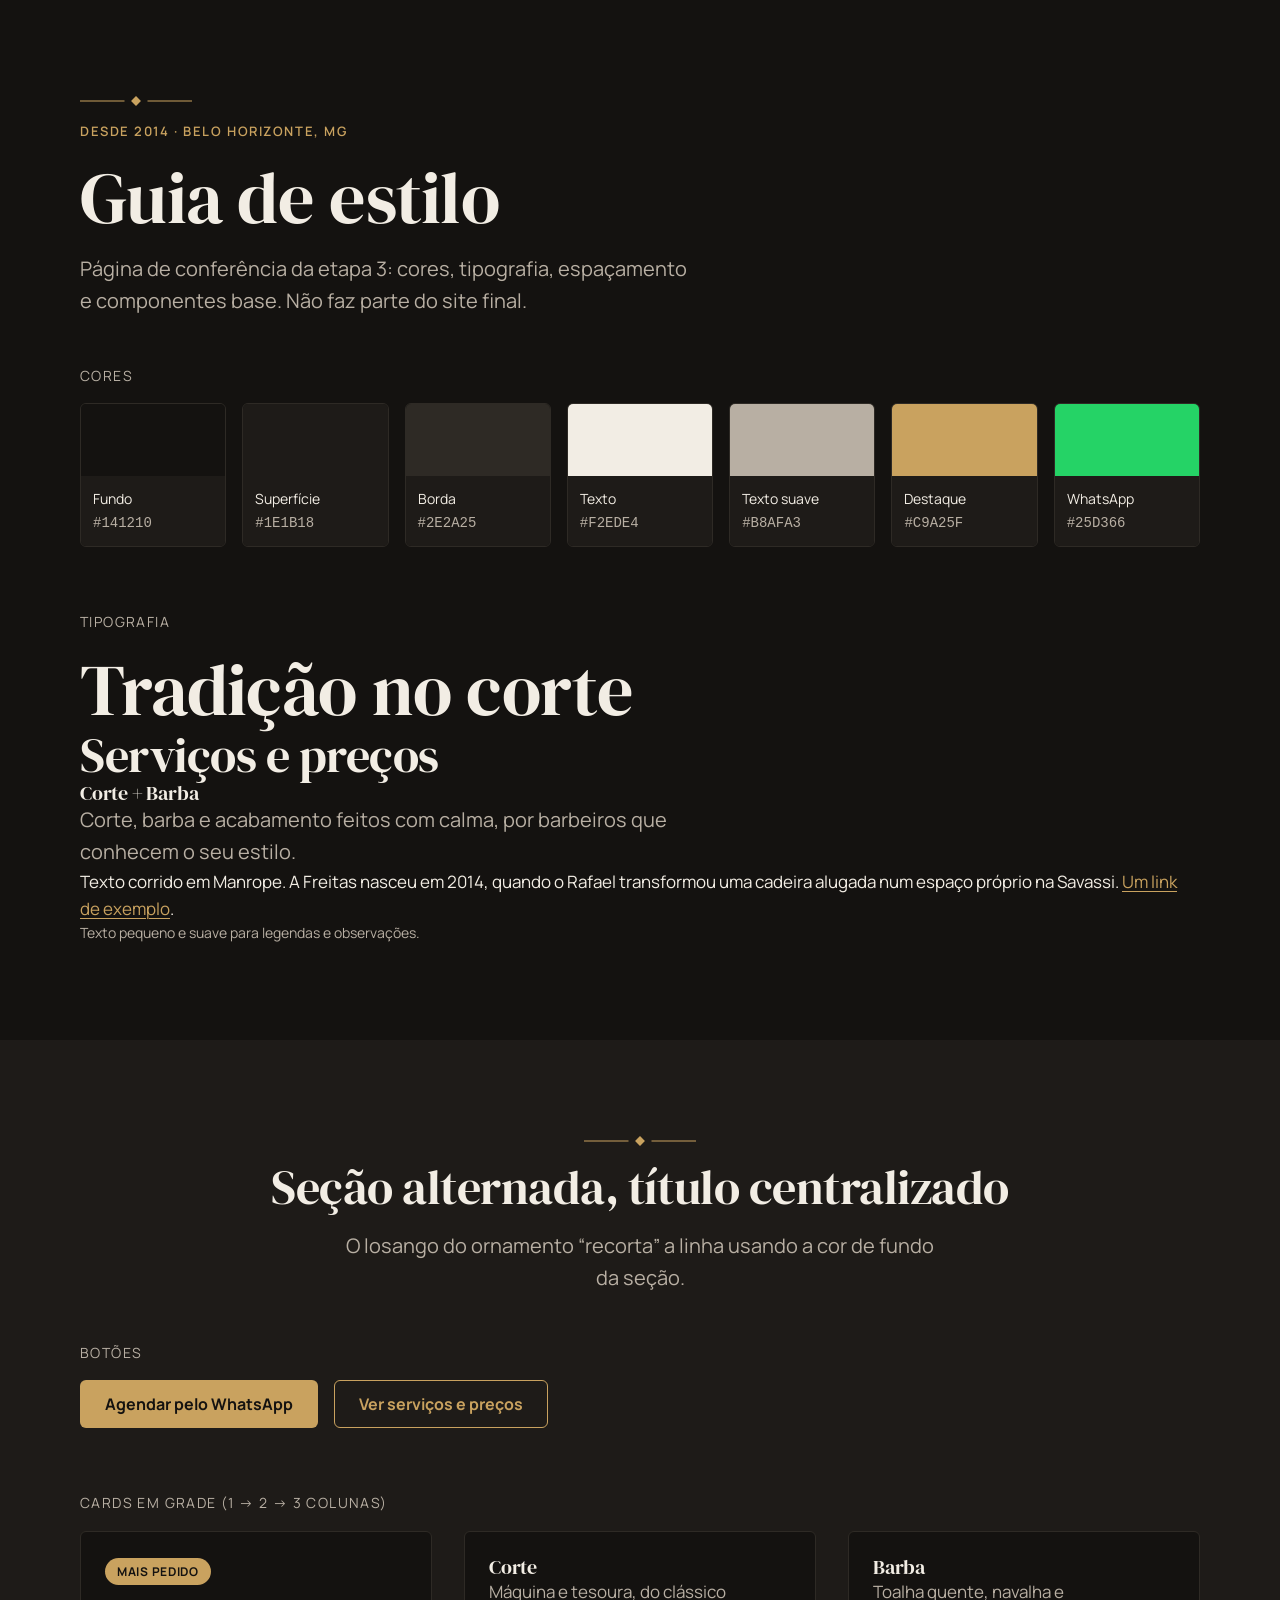
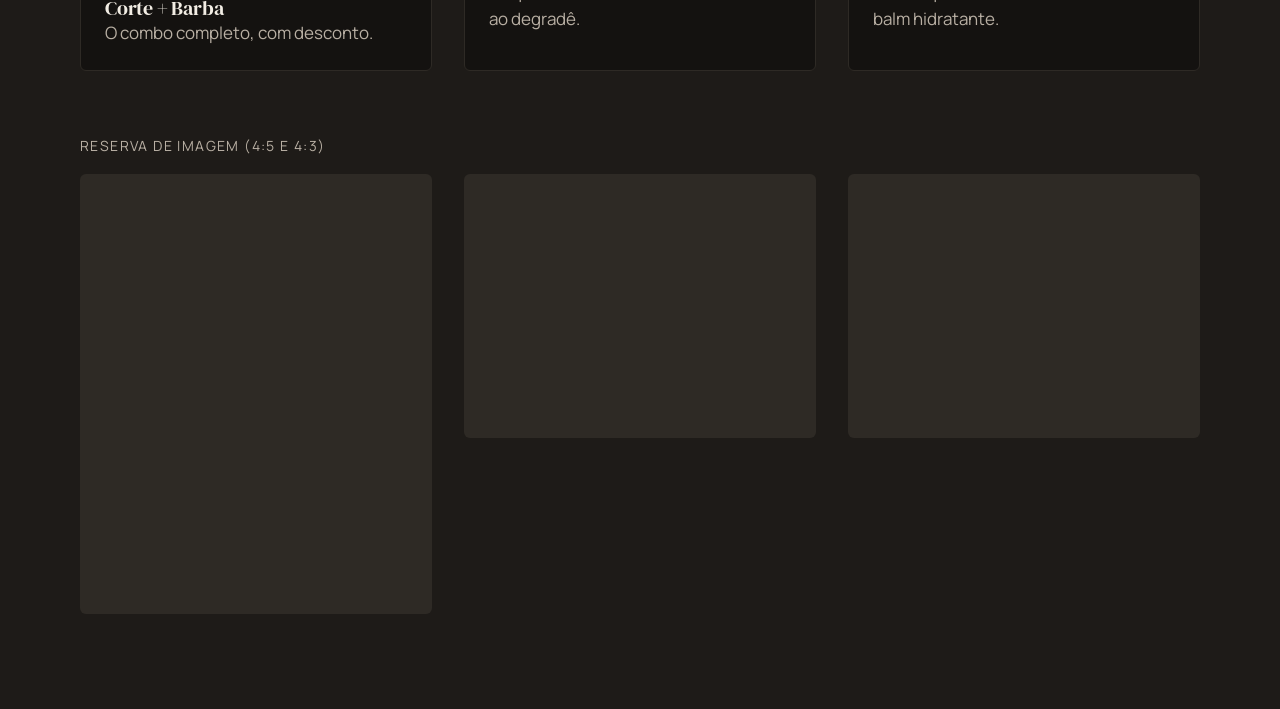
<file: guia-de-estilo.html>
<!DOCTYPE html>
<html lang="pt-BR">
<head>
  <meta charset="UTF-8">
  <meta name="viewport" content="width=device-width, initial-scale=1">
  <meta name="robots" content="noindex">
  <title>Guia de estilo · Barbearia Freitas</title>
  <link rel="preconnect" href="https://fonts.googleapis.com">
  <link rel="preconnect" href="https://fonts.gstatic.com" crossorigin>
  <link rel="stylesheet" href="https://fonts.googleapis.com/css2?family=DM+Serif+Display&family=Manrope:wght@400;600;700&display=swap">
  <link rel="stylesheet" href="css/base.css">
  <style>
    /* Estilos exclusivos desta página de conferência */
    .amostras { display: grid; grid-template-columns: repeat(auto-fill, minmax(9rem, 1fr)); gap: var(--espaco-4); }
    .amostra { border: 1px solid var(--cor-borda); border-radius: var(--raio); overflow: hidden; font-size: var(--tamanho-pequeno); }
    .amostra__cor { height: 4.5rem; }
    .amostra__info { padding: var(--espaco-3); background: var(--cor-superficie); }
    .amostra__info code { color: var(--cor-texto-suave); }
    .linha-botoes { display: flex; flex-wrap: wrap; gap: var(--espaco-4); }
    .bloco + .bloco { margin-top: var(--espaco-8); }
    .rotulo { margin-bottom: var(--espaco-4); color: var(--cor-texto-suave); font-size: var(--tamanho-pequeno); text-transform: uppercase; letter-spacing: 0.1em; }
  </style>
</head>
<body>
  <a class="pular-conteudo" href="#conteudo">Pular para o conteúdo</a>

  <main id="conteudo">
    <section class="secao">
      <div class="container">
        <div class="cabecalho-secao">
          <span class="ornamento" aria-hidden="true"></span>
          <span class="selo">Desde 2014 · Belo Horizonte, MG</span>
          <h1>Guia de estilo</h1>
          <p class="texto-lead">Página de conferência da etapa 3: cores, tipografia, espaçamento e componentes base. Não faz parte do site final.</p>
        </div>

        <div class="bloco">
          <p class="rotulo">Cores</p>
          <div class="amostras">
            <div class="amostra"><div class="amostra__cor" style="background:var(--cor-fundo)"></div><div class="amostra__info">Fundo<br><code>#141210</code></div></div>
            <div class="amostra"><div class="amostra__cor" style="background:var(--cor-superficie)"></div><div class="amostra__info">Superfície<br><code>#1E1B18</code></div></div>
            <div class="amostra"><div class="amostra__cor" style="background:var(--cor-borda)"></div><div class="amostra__info">Borda<br><code>#2E2A25</code></div></div>
            <div class="amostra"><div class="amostra__cor" style="background:var(--cor-texto)"></div><div class="amostra__info">Texto<br><code>#F2EDE4</code></div></div>
            <div class="amostra"><div class="amostra__cor" style="background:var(--cor-texto-suave)"></div><div class="amostra__info">Texto suave<br><code>#B8AFA3</code></div></div>
            <div class="amostra"><div class="amostra__cor" style="background:var(--cor-destaque)"></div><div class="amostra__info">Destaque<br><code>#C9A25F</code></div></div>
            <div class="amostra"><div class="amostra__cor" style="background:var(--cor-whatsapp)"></div><div class="amostra__info">WhatsApp<br><code>#25D366</code></div></div>
          </div>
        </div>

        <div class="bloco">
          <p class="rotulo">Tipografia</p>
          <h1>Tradição no corte</h1>
          <h2>Serviços e preços</h2>
          <h3>Corte + Barba</h3>
          <p class="texto-lead">Corte, barba e acabamento feitos com calma, por barbeiros que conhecem o seu estilo.</p>
          <p>Texto corrido em Manrope. A Freitas nasceu em 2014, quando o Rafael transformou uma cadeira alugada num espaço próprio na Savassi. <a href="#">Um link de exemplo</a>.</p>
          <p class="texto-suave texto-pequeno">Texto pequeno e suave para legendas e observações.</p>
        </div>
      </div>
    </section>

    <section class="secao secao--alternada">
      <div class="container">
        <div class="cabecalho-secao cabecalho-secao--centro">
          <span class="ornamento" aria-hidden="true"></span>
          <h2>Seção alternada, título centralizado</h2>
          <p class="texto-lead">O losango do ornamento “recorta” a linha usando a cor de fundo da seção.</p>
        </div>

        <div class="bloco">
          <p class="rotulo">Botões</p>
          <div class="linha-botoes">
            <a class="botao botao--primario" href="#">Agendar pelo WhatsApp</a>
            <a class="botao botao--secundario" href="#">Ver serviços e preços</a>
          </div>
        </div>

        <div class="bloco">
          <p class="rotulo">Cards em grade (1 → 2 → 3 colunas)</p>
          <div class="grade grade--3">
            <article class="card">
              <span class="etiqueta">Mais pedido</span>
              <h3 style="margin-top:var(--espaco-3)">Corte + Barba</h3>
              <p class="texto-suave">O combo completo, com desconto.</p>
            </article>
            <article class="card">
              <h3>Corte</h3>
              <p class="texto-suave">Máquina e tesoura, do clássico ao degradê.</p>
            </article>
            <article class="card">
              <h3>Barba</h3>
              <p class="texto-suave">Toalha quente, navalha e balm hidratante.</p>
            </article>
          </div>
        </div>

        <div class="bloco">
          <p class="rotulo">Reserva de imagem (4:5 e 4:3)</p>
          <div class="grade grade--3">
            <div class="imagem-reserva" style="--proporcao: 4 / 5"></div>
            <div class="imagem-reserva"></div>
            <div class="imagem-reserva"></div>
          </div>
        </div>
      </div>
    </section>
  </main>
</body>
</html>
</file>
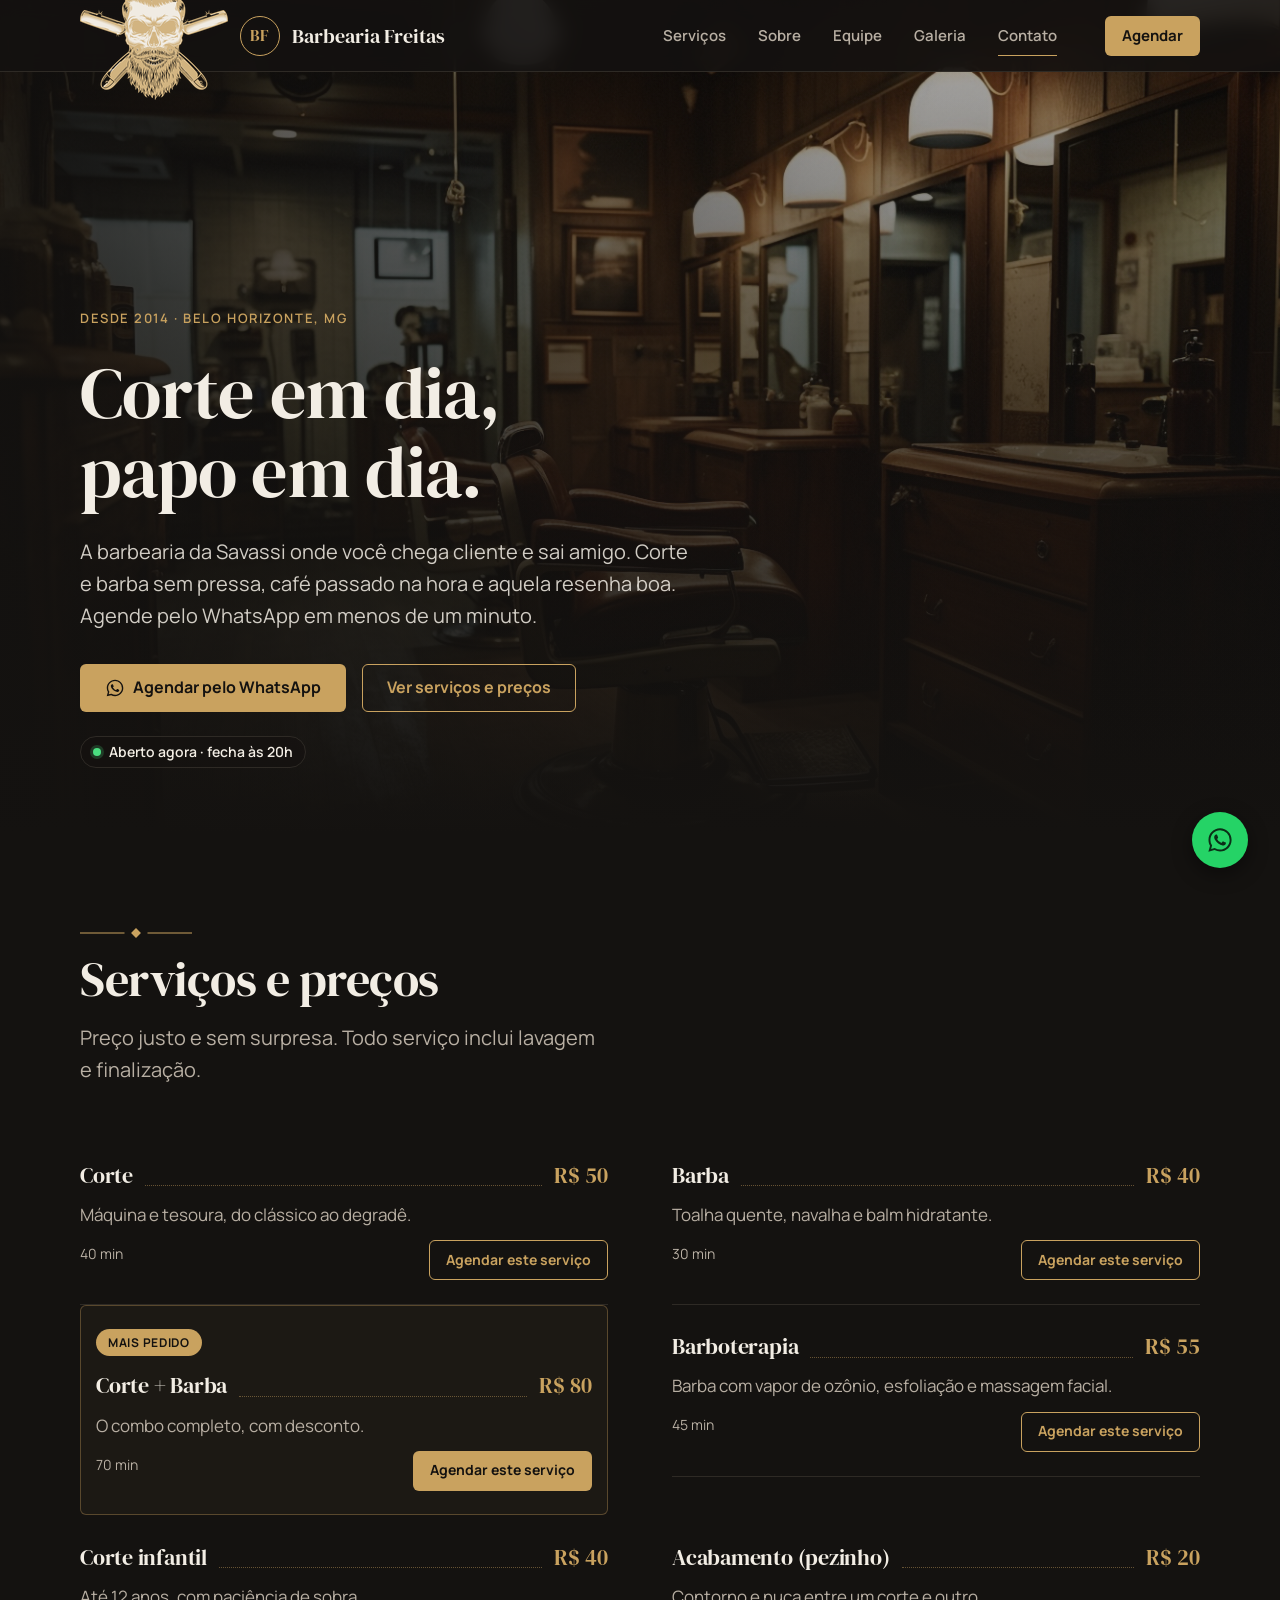
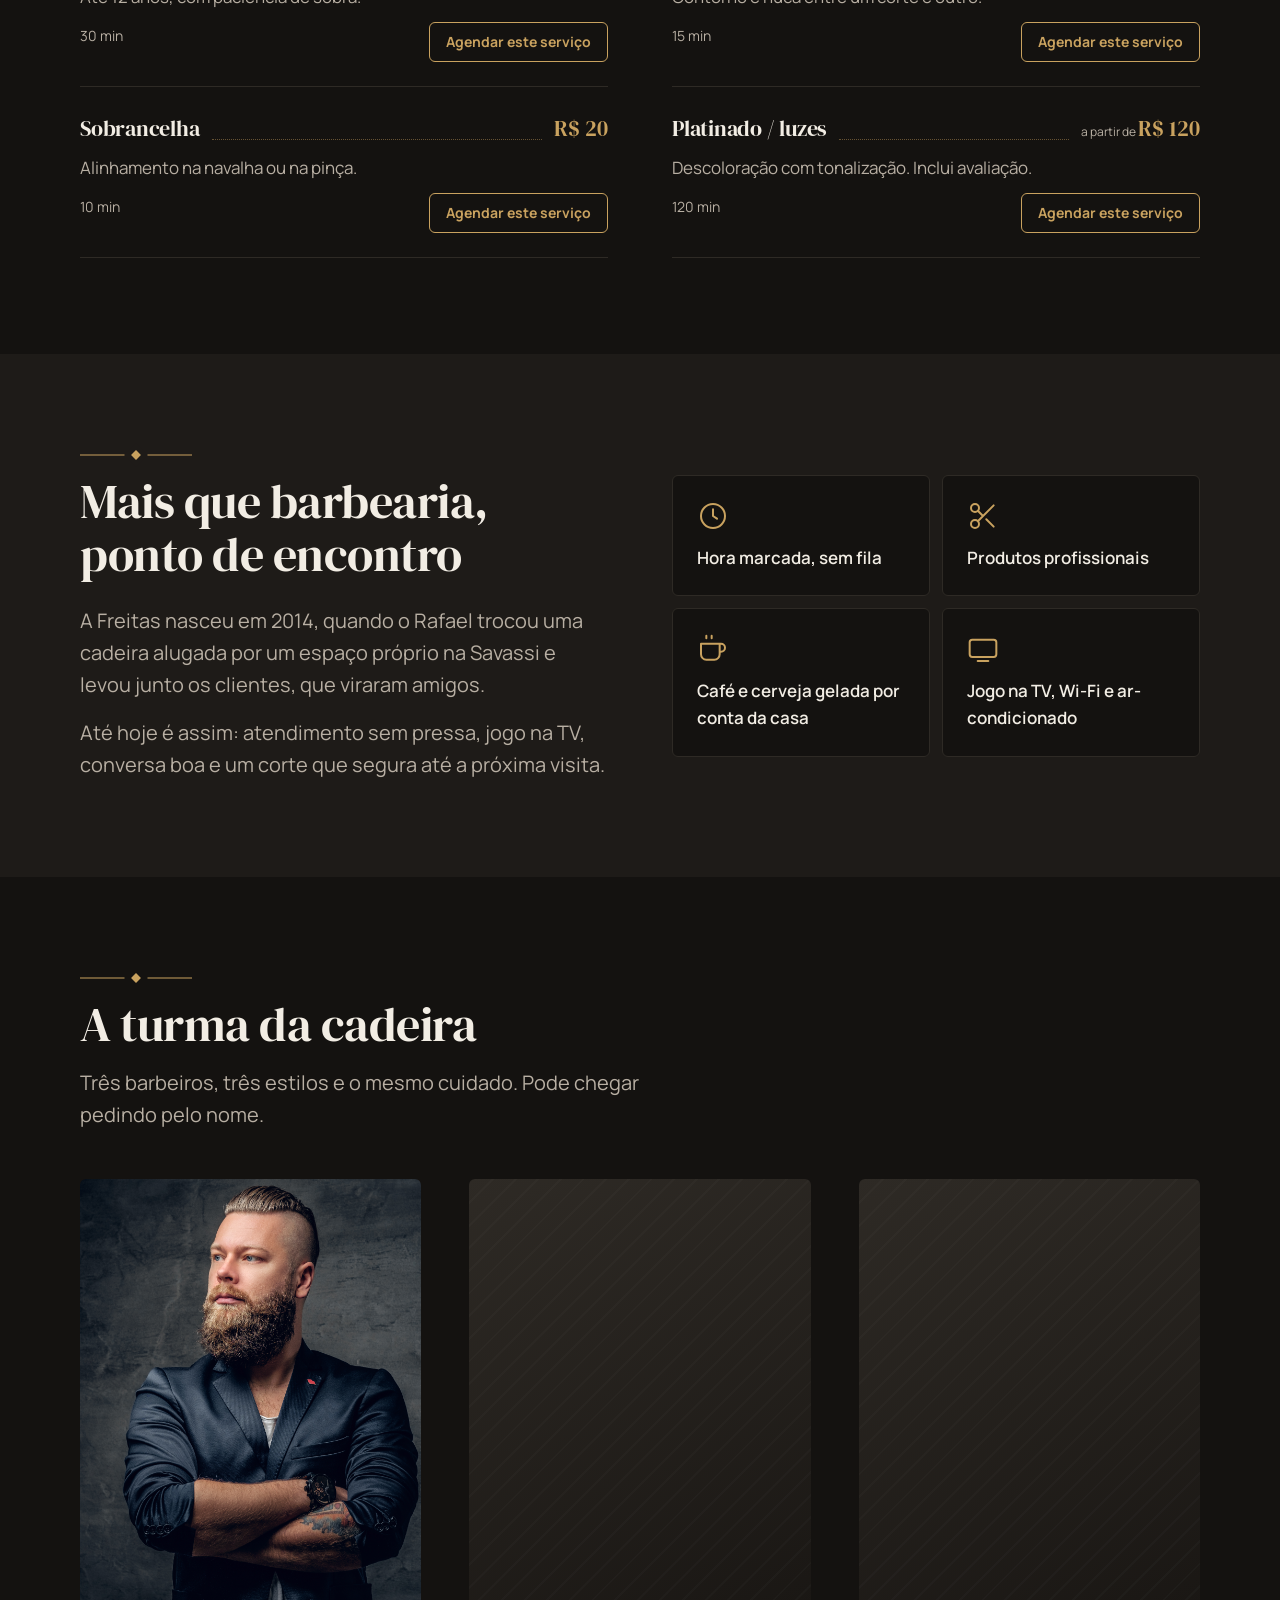
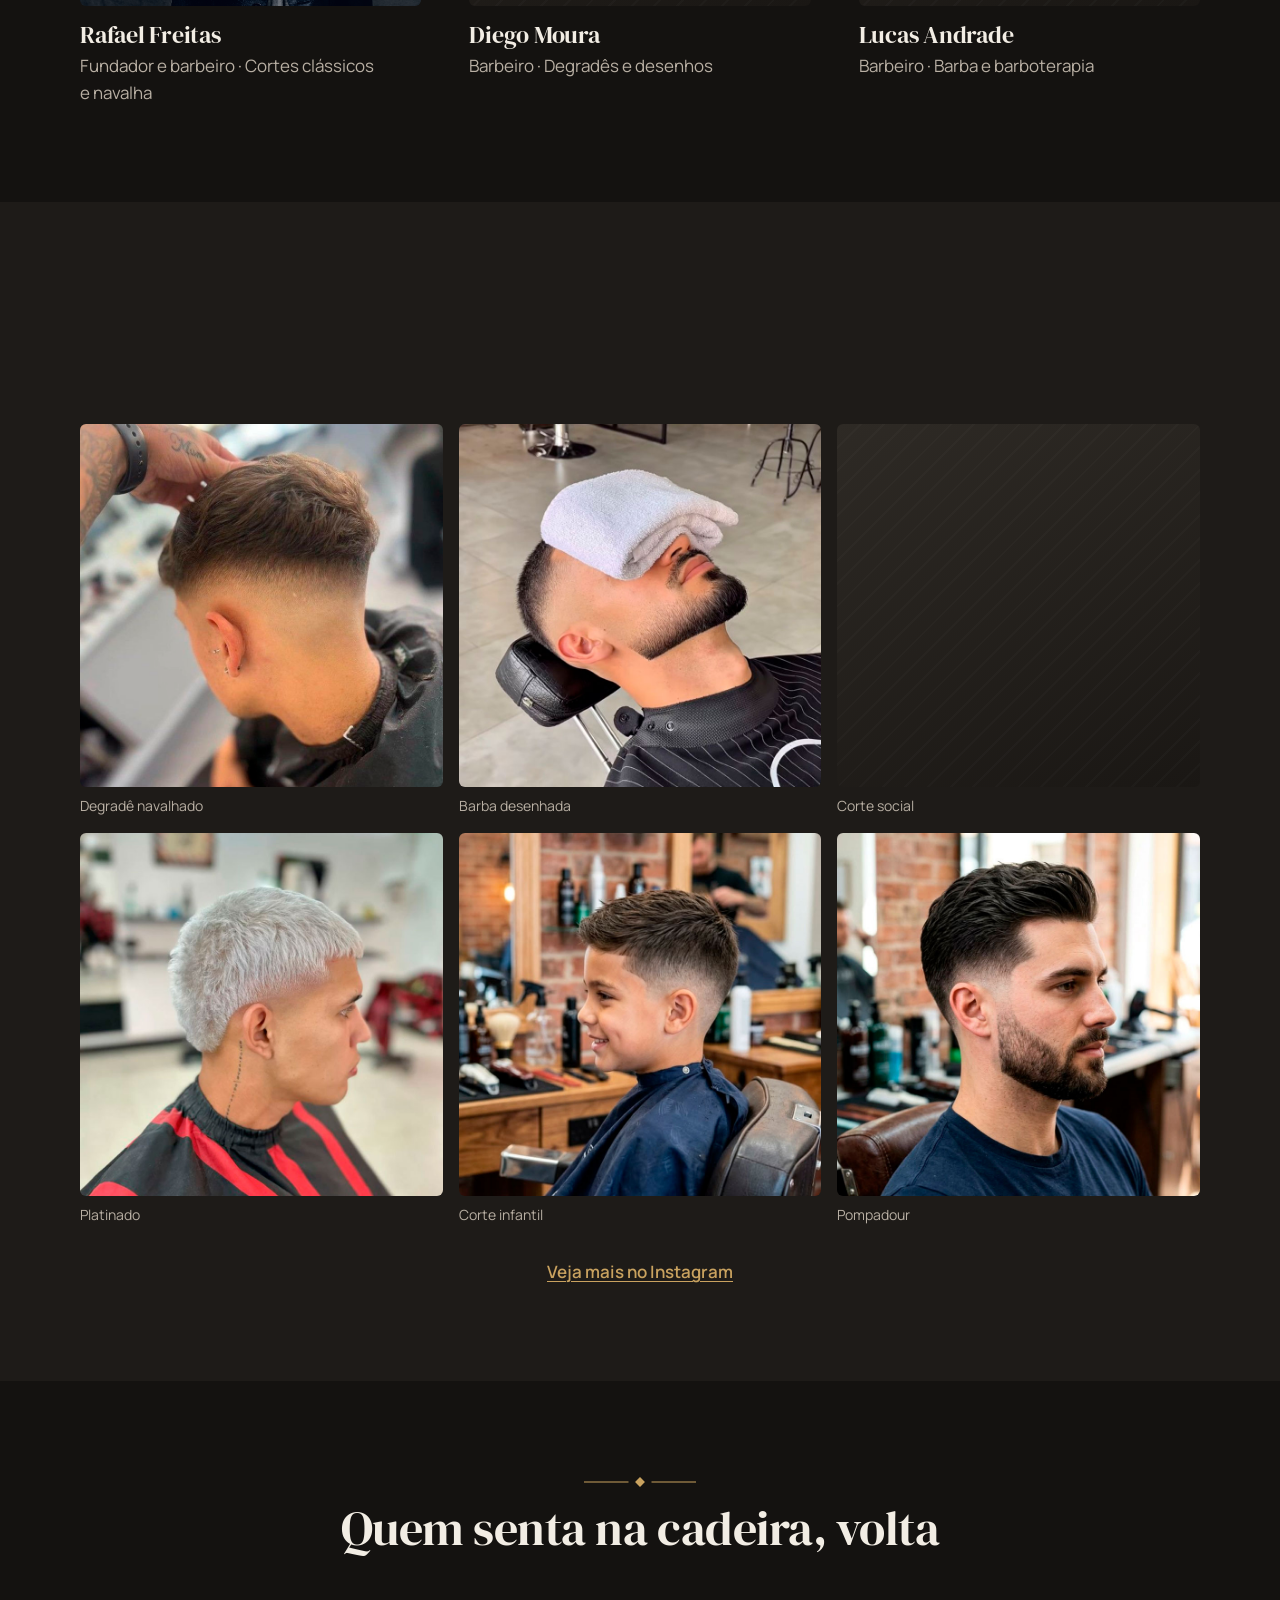
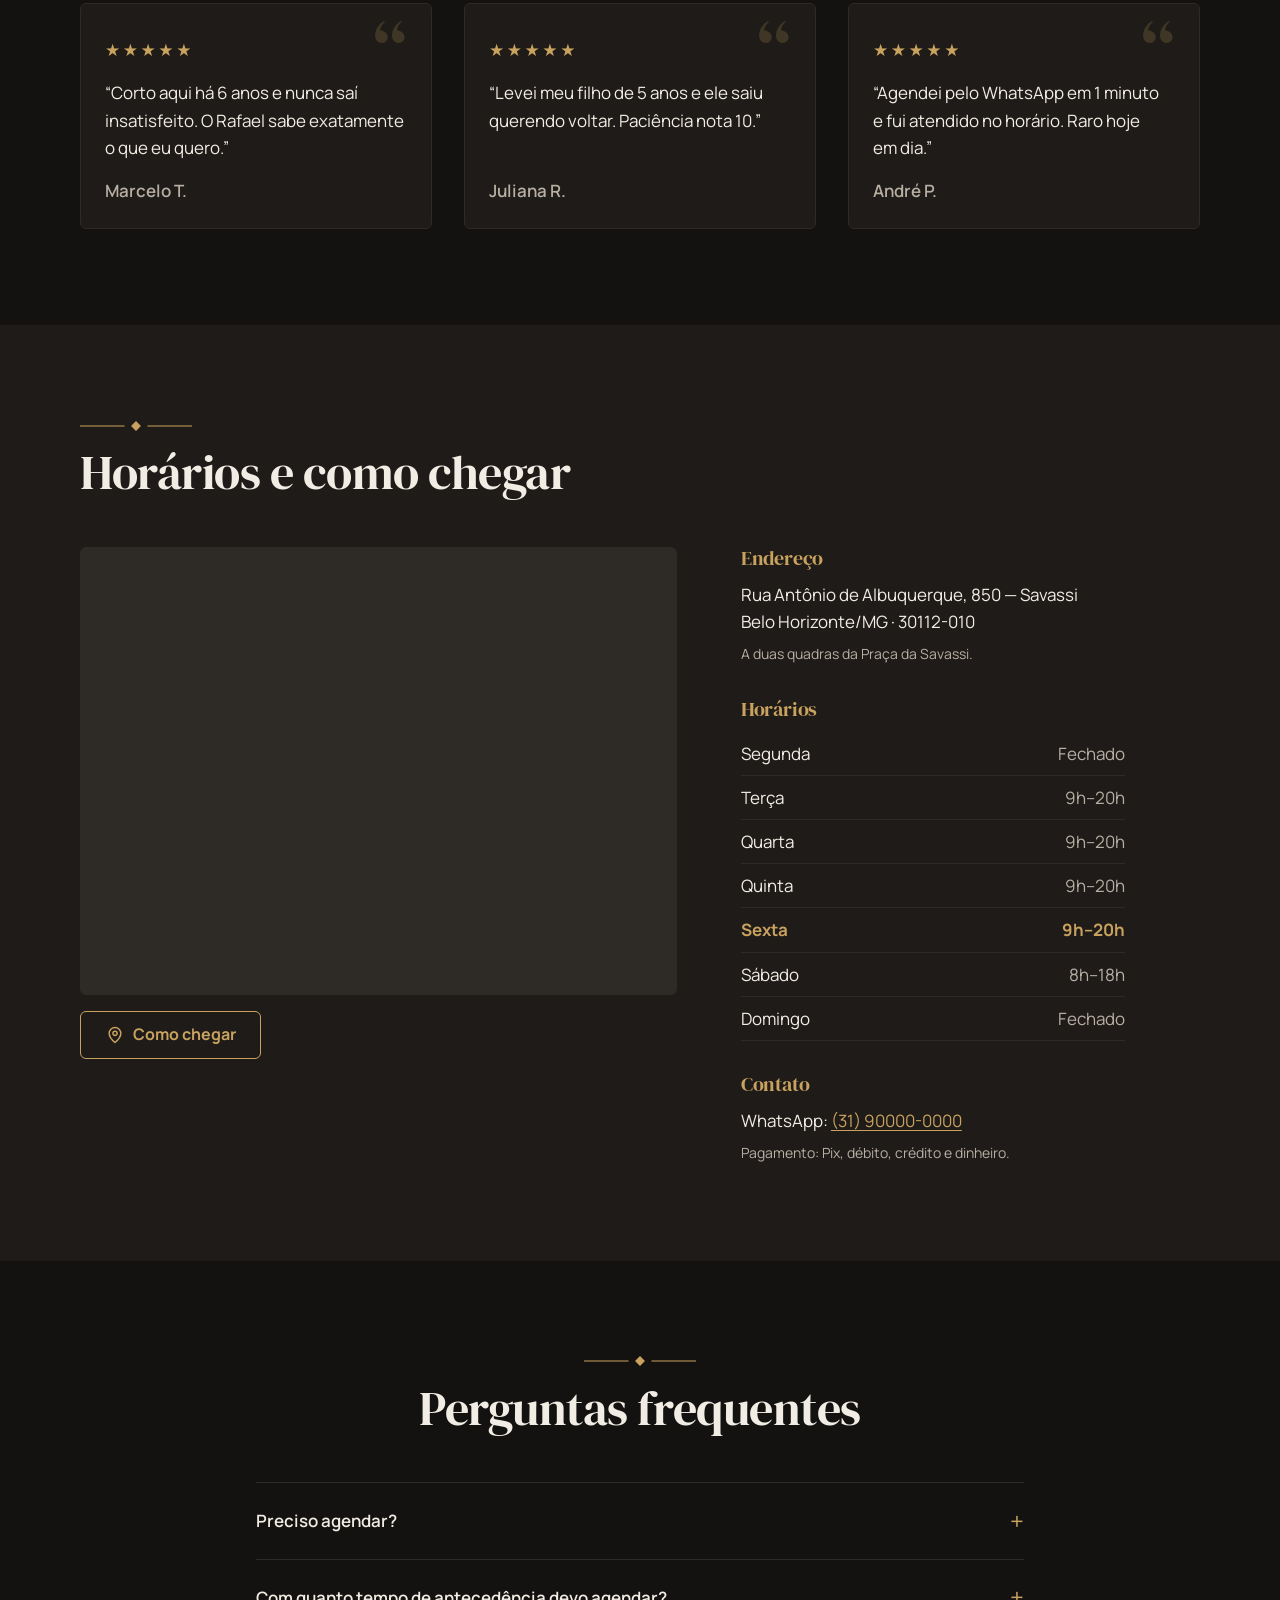
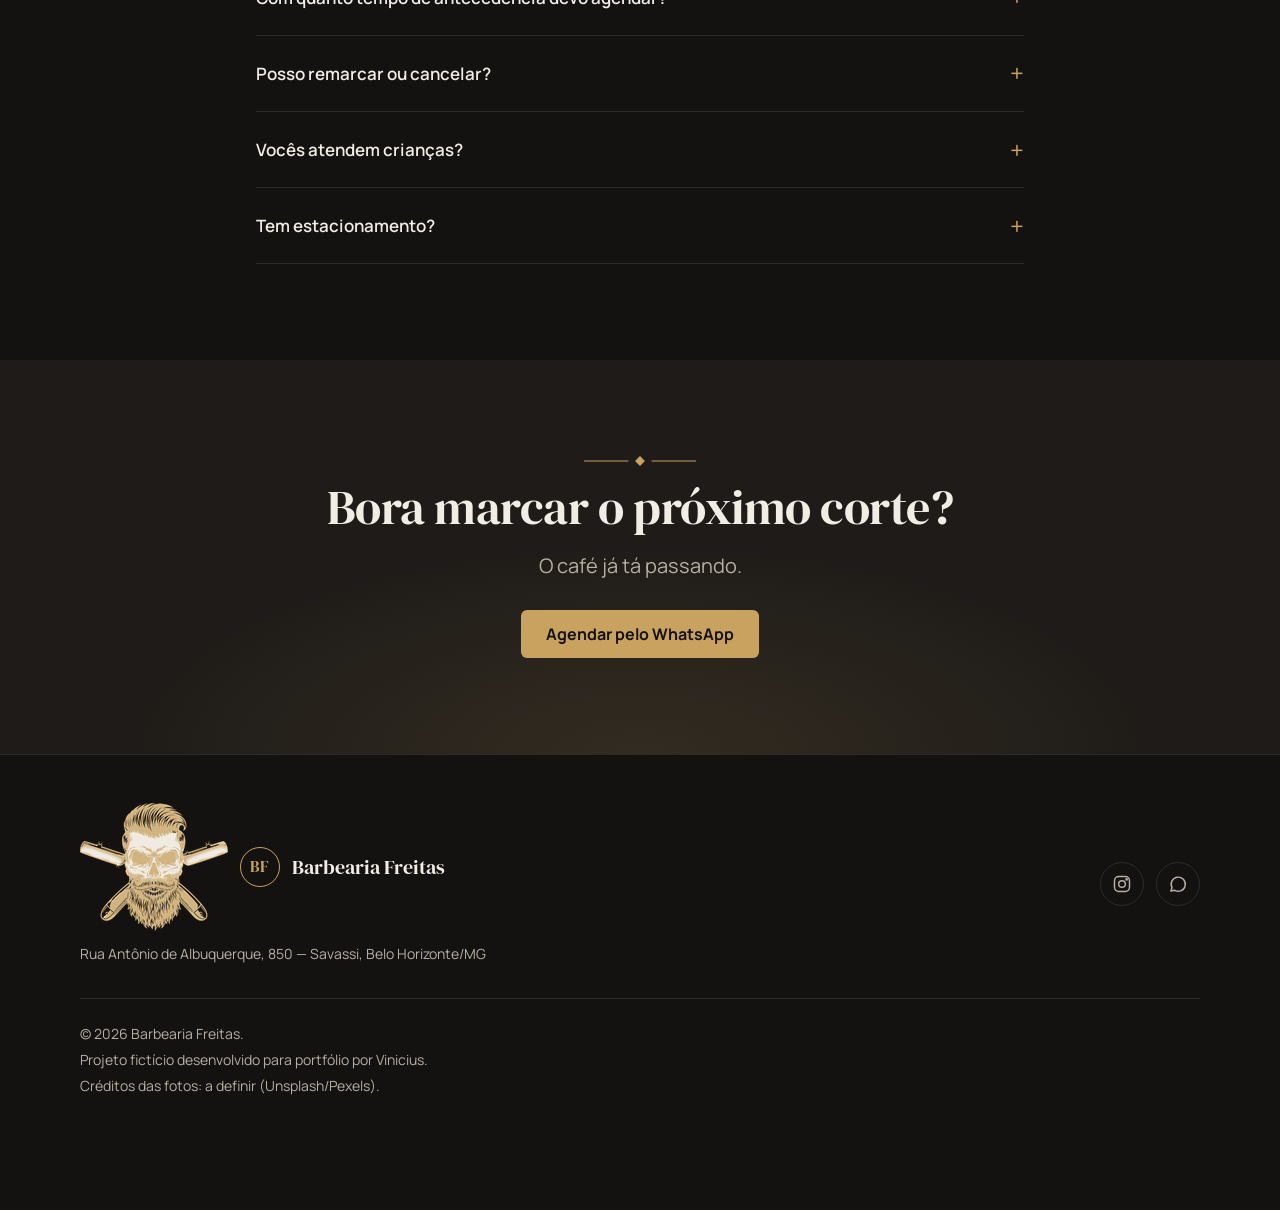
<file: index-1.html>
<!DOCTYPE html>
<html lang="pt-BR">

<head>
  <meta charset="UTF-8">
  <meta name="viewport" content="width=device-width, initial-scale=1">
  <link rel="icon" href="img/scissors.png" type="image/png">
  <title>Barbearia Freitas | Corte e barba na Savassi, BH</title>

  <!-- Marca que o JS está ativo (usado pelas animações de "revelar") -->
  <script>document.documentElement.classList.add("js");</script>

  <!-- Fontes -->
  <link rel="preconnect" href="https://fonts.googleapis.com">
  <link rel="preconnect" href="https://fonts.gstatic.com" crossorigin>
  <link rel="stylesheet"
    href="https://fonts.googleapis.com/css2?family=DM+Serif+Display&family=Manrope:wght@400;600;700&display=swap">

  <!-- Estilos -->
  <link rel="stylesheet" href="css/base.css">
  <link rel="stylesheet" href="css/layout.css">
  <link rel="stylesheet" href="css/secoes.css">
</head>

<body>
  <!--
    Links de agendamento: o href já traz o número e a mensagem padrão, para
    funcionar sem JS. Na etapa 6, o JS monta os links a partir do js/config.js
    e usa data-servico para personalizar a mensagem de cada serviço.
  -->

  <a class="pular-conteudo" href="#conteudo">Pular para o conteúdo</a>

  <!-- ===================== Cabeçalho ===================== -->
  <header class="cabecalho">
    <div class="container cabecalho__interno">
      <a class="logo" href="#inicio" aria-label="Barbearia Freitas, voltar ao início">
        <!-- Logo: coloque o arquivo img/logo.png. Sem ele, aparece o monograma "BF".
             Se o seu logo já tiver o nome escrito, apague a linha do logo__nome abaixo. -->
        <img class="logo__imagem" src="img/logo.png" alt="" height="48" decoding="async">
        <span class="logo__monograma" aria-hidden="true">BF</span>
        <span class="logo__nome">Barbearia Freitas</span>
      </a>

      <button class="menu-botao" type="button" aria-expanded="false" aria-controls="menu-principal">
        <svg aria-hidden="true" viewBox="0 0 24 24" fill="none" stroke="currentColor" stroke-width="1.75"
          stroke-linecap="round">
          <path d="M4 7h16M4 12h16M4 17h16" />
        </svg>
        <span class="visualmente-oculto">Abrir menu</span>
      </button>

      <nav class="menu" id="menu-principal" aria-label="Principal">
        <ul class="menu__lista" role="list">
          <li><a class="menu__link" href="#servicos">Serviços</a></li>
          <li><a class="menu__link" href="#sobre">Sobre</a></li>
          <li><a class="menu__link" href="#equipe">Equipe</a></li>
          <li><a class="menu__link" href="#galeria">Galeria</a></li>
          <li><a class="menu__link" href="#contato">Contato</a></li>
        </ul>
      </nav>

      <a class="botao botao--primario cabecalho__agendar"
        href="https://wa.me/5531900000000?text=Ol%C3%A1%21%20Vim%20pelo%20site%20e%20gostaria%20de%20agendar%20um%20hor%C3%A1rio."
        data-whatsapp target="_blank" rel="noopener">Agendar</a>
    </div>
  </header>

  <main id="conteudo">

    <!-- ===================== Hero ===================== -->
    <section class="hero" id="inicio" aria-labelledby="hero-titulo">
      <!-- BANNER do topo (atrás de "Corte em dia, papo em dia."):
           coloque o arquivo img/hero.jpg. Sem ele, aparece um fundo escuro.
           Para mudar o ponto central do recorte, use style="--foco: X% Y%" na img. -->
      <div class="hero__fundo imagem-reserva" aria-hidden="true">
        <img src="img/hero.jpg" alt="" width="1920" height="1280" fetchpriority="high" decoding="async">
      </div>

      <div class="container hero__conteudo">
        <span class="selo">Desde 2014 · Belo Horizonte, MG</span>
        <h1 id="hero-titulo">Corte em dia, papo em dia.</h1>
        <p class="texto-lead">A barbearia da Savassi onde você chega cliente e sai amigo. Corte e barba sem pressa, café
          passado na hora e aquela resenha boa. Agende pelo WhatsApp em menos de um minuto.</p>

        <div class="hero__acoes">
          <a class="botao botao--primario"
            href="https://wa.me/5531900000000?text=Ol%C3%A1%21%20Vim%20pelo%20site%20e%20gostaria%20de%20agendar%20um%20hor%C3%A1rio."
            data-whatsapp target="_blank" rel="noopener">
            <svg aria-hidden="true" viewBox="0 0 24 24" fill="currentColor">
              <path
                d="M12.04 2C6.58 2 2.13 6.45 2.13 11.91c0 1.75.46 3.45 1.32 4.95L2.05 22l5.25-1.38a9.9 9.9 0 0 0 4.74 1.21h.01c5.46 0 9.9-4.45 9.9-9.91C21.95 6.45 17.5 2 12.04 2Zm0 18.15h-.01a8.2 8.2 0 0 1-4.19-1.15l-.3-.18-3.12.82.83-3.04-.2-.31a8.22 8.22 0 0 1-1.26-4.38c0-4.54 3.7-8.24 8.25-8.24a8.24 8.24 0 0 1 8.24 8.25c0 4.54-3.7 8.23-8.24 8.23Zm4.52-6.16c-.25-.12-1.47-.72-1.69-.81-.23-.08-.39-.12-.56.13-.16.24-.64.8-.78.97-.15.16-.29.18-.54.06-.25-.12-1.05-.39-1.99-1.23-.74-.66-1.23-1.47-1.38-1.72-.14-.25-.01-.38.11-.5.11-.11.25-.29.37-.43.12-.15.17-.25.25-.41.08-.17.04-.31-.02-.43-.06-.12-.56-1.34-.76-1.84-.2-.48-.41-.42-.56-.42h-.48a.92.92 0 0 0-.66.31c-.23.25-.87.85-.87 2.07 0 1.22.89 2.4 1.01 2.56.12.17 1.75 2.67 4.23 3.74.59.26 1.05.41 1.41.52.59.19 1.13.16 1.56.1.48-.07 1.47-.6 1.67-1.18.21-.58.21-1.07.15-1.18-.06-.1-.23-.16-.48-.29Z" />
            </svg>
            Agendar pelo WhatsApp
          </a>
          <a class="botao botao--secundario" href="#servicos">Ver serviços e preços</a>
        </div>

        <!-- Preenchido pelo JS (etapa 6) com "Aberto agora · fecha às 20h" etc. -->
        <p class="status" data-status hidden></p>
      </div>
    </section>

    <!-- ===================== Serviços e preços ===================== -->
    <section class="secao" id="servicos" aria-labelledby="servicos-titulo">
      <div class="container">
        <header class="cabecalho-secao">
          <span class="ornamento" aria-hidden="true"></span>
          <h2 id="servicos-titulo">Serviços e preços</h2>
          <p class="texto-lead">Preço justo e sem surpresa. Todo serviço inclui lavagem e finalização.</p>
        </header>

        <ul class="servicos" role="list" data-servicos>
          <li>
            <article class="servico">
              <h3 class="servico__nome">Corte</h3>
              <p class="servico__descricao texto-suave">Máquina e tesoura, do clássico ao degradê.</p>
              <p class="servico__info"><span class="servico__duracao">40 min</span> <data class="servico__preco"
                  value="50">R$ 50</data></p>
              <a class="botao botao--secundario servico__agendar"
                href="https://wa.me/5531900000000?text=Ol%C3%A1%21%20Vim%20pelo%20site%20e%20gostaria%20de%20agendar%20um%20hor%C3%A1rio."
                data-whatsapp data-servico="Corte" target="_blank" rel="noopener">Agendar este serviço<span
                  class="visualmente-oculto">: Corte</span></a>
            </article>
          </li>
          <li>
            <article class="servico">
              <h3 class="servico__nome">Barba</h3>
              <p class="servico__descricao texto-suave">Toalha quente, navalha e balm hidratante.</p>
              <p class="servico__info"><span class="servico__duracao">30 min</span> <data class="servico__preco"
                  value="40">R$ 40</data></p>
              <a class="botao botao--secundario servico__agendar"
                href="https://wa.me/5531900000000?text=Ol%C3%A1%21%20Vim%20pelo%20site%20e%20gostaria%20de%20agendar%20um%20hor%C3%A1rio."
                data-whatsapp data-servico="Barba" target="_blank" rel="noopener">Agendar este serviço<span
                  class="visualmente-oculto">: Barba</span></a>
            </article>
          </li>
          <li>
            <article class="servico servico--destaque">
              <span class="etiqueta">Mais pedido</span>
              <h3 class="servico__nome">Corte + Barba</h3>
              <p class="servico__descricao texto-suave">O combo completo, com desconto.</p>
              <p class="servico__info"><span class="servico__duracao">70 min</span> <data class="servico__preco"
                  value="80">R$ 80</data></p>
              <a class="botao botao--primario servico__agendar"
                href="https://wa.me/5531900000000?text=Ol%C3%A1%21%20Vim%20pelo%20site%20e%20gostaria%20de%20agendar%20um%20hor%C3%A1rio."
                data-whatsapp data-servico="Corte + Barba" target="_blank" rel="noopener">Agendar este serviço<span
                  class="visualmente-oculto">: Corte + Barba</span></a>
            </article>
          </li>
          <li>
            <article class="servico">
              <h3 class="servico__nome">Barboterapia</h3>
              <p class="servico__descricao texto-suave">Barba com vapor de ozônio, esfoliação e massagem facial.</p>
              <p class="servico__info"><span class="servico__duracao">45 min</span> <data class="servico__preco"
                  value="55">R$ 55</data></p>
              <a class="botao botao--secundario servico__agendar"
                href="https://wa.me/5531900000000?text=Ol%C3%A1%21%20Vim%20pelo%20site%20e%20gostaria%20de%20agendar%20um%20hor%C3%A1rio."
                data-whatsapp data-servico="Barboterapia" target="_blank" rel="noopener">Agendar este serviço<span
                  class="visualmente-oculto">: Barboterapia</span></a>
            </article>
          </li>
          <li>
            <article class="servico">
              <h3 class="servico__nome">Corte infantil</h3>
              <p class="servico__descricao texto-suave">Até 12 anos, com paciência de sobra.</p>
              <p class="servico__info"><span class="servico__duracao">30 min</span> <data class="servico__preco"
                  value="40">R$ 40</data></p>
              <a class="botao botao--secundario servico__agendar"
                href="https://wa.me/5531900000000?text=Ol%C3%A1%21%20Vim%20pelo%20site%20e%20gostaria%20de%20agendar%20um%20hor%C3%A1rio."
                data-whatsapp data-servico="Corte infantil" target="_blank" rel="noopener">Agendar este serviço<span
                  class="visualmente-oculto">: Corte infantil</span></a>
            </article>
          </li>
          <li>
            <article class="servico">
              <h3 class="servico__nome">Acabamento (pezinho)</h3>
              <p class="servico__descricao texto-suave">Contorno e nuca entre um corte e outro.</p>
              <p class="servico__info"><span class="servico__duracao">15 min</span> <data class="servico__preco"
                  value="20">R$ 20</data></p>
              <a class="botao botao--secundario servico__agendar"
                href="https://wa.me/5531900000000?text=Ol%C3%A1%21%20Vim%20pelo%20site%20e%20gostaria%20de%20agendar%20um%20hor%C3%A1rio."
                data-whatsapp data-servico="Acabamento (pezinho)" target="_blank" rel="noopener">Agendar este
                serviço<span class="visualmente-oculto">: Acabamento (pezinho)</span></a>
            </article>
          </li>
          <li>
            <article class="servico">
              <h3 class="servico__nome">Sobrancelha</h3>
              <p class="servico__descricao texto-suave">Alinhamento na navalha ou na pinça.</p>
              <p class="servico__info"><span class="servico__duracao">10 min</span> <data class="servico__preco"
                  value="20">R$ 20</data></p>
              <a class="botao botao--secundario servico__agendar"
                href="https://wa.me/5531900000000?text=Ol%C3%A1%21%20Vim%20pelo%20site%20e%20gostaria%20de%20agendar%20um%20hor%C3%A1rio."
                data-whatsapp data-servico="Sobrancelha" target="_blank" rel="noopener">Agendar este serviço<span
                  class="visualmente-oculto">: Sobrancelha</span></a>
            </article>
          </li>
          <li>
            <article class="servico">
              <h3 class="servico__nome">Platinado / luzes</h3>
              <p class="servico__descricao texto-suave">Descoloração com tonalização. Inclui avaliação.</p>
              <p class="servico__info"><span class="servico__duracao">120 min</span> <data class="servico__preco"
                  value="120"><small>a partir de </small>R$ 120</data></p>
              <a class="botao botao--secundario servico__agendar"
                href="https://wa.me/5531900000000?text=Ol%C3%A1%21%20Vim%20pelo%20site%20e%20gostaria%20de%20agendar%20um%20hor%C3%A1rio."
                data-whatsapp data-servico="Platinado / luzes" target="_blank" rel="noopener">Agendar este serviço<span
                  class="visualmente-oculto">: Platinado / luzes</span></a>
            </article>
          </li>
        </ul>
      </div>
    </section>

    <!-- ===================== Sobre e diferenciais ===================== -->
    <section class="secao secao--alternada" id="sobre" aria-labelledby="sobre-titulo">
      <div class="container sobre">
        <div class="sobre__texto">
          <header class="cabecalho-secao">
            <span class="ornamento" aria-hidden="true"></span>
            <h2 id="sobre-titulo">Mais que barbearia, ponto de encontro</h2>
          </header>
          <p>A Freitas nasceu em 2014, quando o Rafael trocou uma cadeira alugada por um espaço próprio na Savassi e
            levou junto os clientes, que viraram amigos.</p>
          <p>Até hoje é assim: atendimento sem pressa, jogo na TV, conversa boa e um corte que segura até a próxima
            visita.</p>
        </div>

        <ul class="diferenciais" role="list">
          <li class="diferencial">
            <svg aria-hidden="true" viewBox="0 0 24 24" fill="none" stroke="currentColor" stroke-width="1.5"
              stroke-linecap="round" stroke-linejoin="round">
              <circle cx="12" cy="12" r="9" />
              <path d="M12 7v5l3 2" />
            </svg>
            <span>Hora marcada, sem fila</span>
          </li>
          <li class="diferencial">
            <svg aria-hidden="true" viewBox="0 0 24 24" fill="none" stroke="currentColor" stroke-width="1.5"
              stroke-linecap="round" stroke-linejoin="round">
              <circle cx="6" cy="6" r="3" />
              <circle cx="6" cy="18" r="3" />
              <path d="M20 4 8.12 15.88M14.47 14.48 20 20M8.12 8.12 12 12" />
            </svg>
            <span>Produtos profissionais</span>
          </li>
          <li class="diferencial">
            <svg aria-hidden="true" viewBox="0 0 24 24" fill="none" stroke="currentColor" stroke-width="1.5"
              stroke-linecap="round" stroke-linejoin="round">
              <path d="M17 8h1a3 3 0 0 1 0 6h-1M3 8h14v8a4 4 0 0 1-4 4H7a4 4 0 0 1-4-4V8ZM7 2v2M11 2v2" />
            </svg>
            <span>Café e cerveja gelada por conta da casa</span>
          </li>
          <li class="diferencial">
            <svg aria-hidden="true" viewBox="0 0 24 24" fill="none" stroke="currentColor" stroke-width="1.5"
              stroke-linecap="round" stroke-linejoin="round">
              <rect x="2" y="5" width="20" height="13" rx="2" />
              <path d="M8 21h8" />
            </svg>
            <span>Jogo na TV, Wi-Fi e ar-condicionado</span>
          </li>
        </ul>
      </div>
    </section>

    <!-- ===================== Equipe ===================== -->
    <section class="secao" id="equipe" aria-labelledby="equipe-titulo">
      <div class="container">
        <header class="cabecalho-secao">
          <span class="ornamento" aria-hidden="true"></span>
          <h2 id="equipe-titulo">A turma da cadeira</h2>
          <p class="texto-lead">Três barbeiros, três estilos e o mesmo cuidado. Pode chegar pedindo pelo nome.</p>
        </header>

        <ul class="equipe grade grade--3" role="list">
          <li>
            <article class="barbeiro">
              <div class="imagem-reserva barbeiro__foto" style="--proporcao: 4 / 5">
                <img src="img/equipe-rafael.jpg" alt="Rafael Freitas, fundador e barbeiro da Barbearia Freitas"
                  width="600" height="750" loading="lazy" decoding="async">
              </div>
              <h3 class="barbeiro__nome">Rafael Freitas</h3>
              <p class="barbeiro__funcao texto-suave">Fundador e barbeiro · Cortes clássicos e navalha</p>
            </article>
          </li>
          <li>
            <article class="barbeiro">
              <div class="imagem-reserva barbeiro__foto" style="--proporcao: 4 / 5">
                <img src="img/equipe-diego.jpg" style="--foco: 74% 50%" alt="Diego Moura, barbeiro" width="600"
                  height="750" loading="lazy" decoding="async">
              </div>
              <h3 class="barbeiro__nome">Diego Moura</h3>
              <p class="barbeiro__funcao texto-suave">Barbeiro · Degradês e desenhos</p>
            </article>
          </li>
          <li>
            <article class="barbeiro">
              <div class="imagem-reserva barbeiro__foto" style="--proporcao: 4 / 5">
                <img src="img/equipe-lucas.jpg" alt="Lucas Andrade, barbeiro" width="600" height="750" loading="lazy"
                  decoding="async">
              </div>
              <h3 class="barbeiro__nome">Lucas Andrade</h3>
              <p class="barbeiro__funcao texto-suave">Barbeiro · Barba e barboterapia</p>
            </article>
          </li>
        </ul>
      </div>
    </section>

    <!-- ===================== Galeria ===================== -->
    <section class="secao secao--alternada" id="galeria" aria-labelledby="galeria-titulo">
      <div class="container">
        <header class="cabecalho-secao">
          <span class="ornamento" aria-hidden="true"></span>
          <h2 id="galeria-titulo">Trabalhos recentes</h2>
        </header>

        <ul class="galeria" role="list">
          <li>
            <figure class="galeria__item">
              <div class="imagem-reserva" style="--proporcao: 1 / 1">
                <img src="img/galeria-1.jpg" alt="Cliente com corte degradê navalhado" width="800" height="800"
                  loading="lazy" decoding="async">
              </div>
              <figcaption class="texto-pequeno texto-suave">Degradê navalhado</figcaption>
            </figure>
          </li>
          <li>
            <figure class="galeria__item">
              <div class="imagem-reserva" style="--proporcao: 1 / 1">
                <img src="img/galeria-2.jpg" alt="Barba desenhada com navalha" width="800" height="800" loading="lazy"
                  decoding="async">
              </div>
              <figcaption class="texto-pequeno texto-suave">Barba desenhada</figcaption>
            </figure>
          </li>
          <li>
            <figure class="galeria__item">
              <div class="imagem-reserva" style="--proporcao: 1 / 1">
                <img src="img/galeria-3.jpg" alt="Corte social clássico penteado de lado" width="800" height="800"
                  loading="lazy" decoding="async">
              </div>
              <figcaption class="texto-pequeno texto-suave">Corte social</figcaption>
            </figure>
          </li>
          <li>
            <figure class="galeria__item">
              <div class="imagem-reserva" style="--proporcao: 1 / 1">
                <img src="img/galeria-4.jpg" alt="Cabelo platinado com tonalização" width="800" height="800"
                  loading="lazy" decoding="async">
              </div>
              <figcaption class="texto-pequeno texto-suave">Platinado</figcaption>
            </figure>
          </li>
          <li>
            <figure class="galeria__item">
              <div class="imagem-reserva" style="--proporcao: 1 / 1">
                <img src="img/galeria-5.jpg" alt="Criança com corte infantil finalizado" width="800" height="800"
                  loading="lazy" decoding="async">
              </div>
              <figcaption class="texto-pequeno texto-suave">Corte infantil</figcaption>
            </figure>
          </li>
          <li>
            <figure class="galeria__item">
              <div class="imagem-reserva" style="--proporcao: 1 / 1">
                <img src="img/galeria-6.jpg" alt="Corte pompadour com topete volumoso" width="800" height="800"
                  loading="lazy" decoding="async">
              </div>
              <figcaption class="texto-pequeno texto-suave">Pompadour</figcaption>
            </figure>
          </li>
        </ul>

        <p class="galeria__mais">
          <a href="https://instagram.com/" target="_blank" rel="noopener" data-instagram>Veja mais no Instagram</a>
        </p>
      </div>
    </section>

    <!-- ===================== Depoimentos ===================== -->
    <section class="secao" id="depoimentos" aria-labelledby="depoimentos-titulo">
      <div class="container">
        <header class="cabecalho-secao cabecalho-secao--centro">
          <span class="ornamento" aria-hidden="true"></span>
          <h2 id="depoimentos-titulo">Quem senta na cadeira, volta</h2>
        </header>

        <ul class="depoimentos grade grade--3" role="list">
          <li>
            <figure class="depoimento card">
              <p class="depoimento__estrelas"><span aria-hidden="true">★★★★★</span><span class="visualmente-oculto">5 de
                  5 estrelas</span></p>
              <blockquote class="depoimento__texto">
                <p>“Corto aqui há 6 anos e nunca saí insatisfeito. O Rafael sabe exatamente o que eu quero.”</p>
              </blockquote>
              <figcaption class="depoimento__autor texto-suave">Marcelo T.</figcaption>
            </figure>
          </li>
          <li>
            <figure class="depoimento card">
              <p class="depoimento__estrelas"><span aria-hidden="true">★★★★★</span><span class="visualmente-oculto">5 de
                  5 estrelas</span></p>
              <blockquote class="depoimento__texto">
                <p>“Levei meu filho de 5 anos e ele saiu querendo voltar. Paciência nota 10.”</p>
              </blockquote>
              <figcaption class="depoimento__autor texto-suave">Juliana R.</figcaption>
            </figure>
          </li>
          <li>
            <figure class="depoimento card">
              <p class="depoimento__estrelas"><span aria-hidden="true">★★★★★</span><span class="visualmente-oculto">5 de
                  5 estrelas</span></p>
              <blockquote class="depoimento__texto">
                <p>“Agendei pelo WhatsApp em 1 minuto e fui atendido no horário. Raro hoje em dia.”</p>
              </blockquote>
              <figcaption class="depoimento__autor texto-suave">André P.</figcaption>
            </figure>
          </li>
        </ul>
      </div>
    </section>

    <!-- ===================== Horários e localização ===================== -->
    <section class="secao secao--alternada" id="contato" aria-labelledby="contato-titulo">
      <div class="container">
        <header class="cabecalho-secao">
          <span class="ornamento" aria-hidden="true"></span>
          <h2 id="contato-titulo">Horários e como chegar</h2>
        </header>

        <div class="contato">
          <div class="contato__mapa">
            <div class="mapa imagem-reserva" style="--proporcao: 4 / 3">
              <iframe title="Mapa da região da Savassi, em Belo Horizonte"
                src="https://www.google.com/maps?q=Savassi%2C%20Belo%20Horizonte&amp;output=embed" loading="lazy"
                referrerpolicy="no-referrer-when-downgrade" data-mapa></iframe>
            </div>
            <a class="botao botao--secundario"
              href="https://www.google.com/maps/dir/?api=1&amp;destination=Savassi%2C%20Belo%20Horizonte"
              target="_blank" rel="noopener" data-como-chegar>
              <svg aria-hidden="true" viewBox="0 0 24 24" fill="none" stroke="currentColor" stroke-width="1.75"
                stroke-linecap="round" stroke-linejoin="round">
                <path d="M12 21s-7-5.5-7-11a7 7 0 0 1 14 0c0 5.5-7 11-7 11Z" />
                <circle cx="12" cy="10" r="2.5" />
              </svg>
              Como chegar
            </a>
          </div>

          <div class="contato__info">
            <div class="contato__bloco">
              <h3>Endereço</h3>
              <address>
                Rua Antônio de Albuquerque, 850 — Savassi<br>
                Belo Horizonte/MG · 30112-010
              </address>
              <p class="texto-suave texto-pequeno">A duas quadras da Praça da Savassi.</p>
            </div>

            <div class="contato__bloco">
              <h3>Horários</h3>
              <table class="horarios" data-horarios>
                <caption class="visualmente-oculto">Horário de funcionamento por dia da semana</caption>
                <tbody>
                  <tr data-dia="1">
                    <th scope="row">Segunda</th>
                    <td>Fechado</td>
                  </tr>
                  <tr data-dia="2">
                    <th scope="row">Terça</th>
                    <td>9h–20h</td>
                  </tr>
                  <tr data-dia="3">
                    <th scope="row">Quarta</th>
                    <td>9h–20h</td>
                  </tr>
                  <tr data-dia="4">
                    <th scope="row">Quinta</th>
                    <td>9h–20h</td>
                  </tr>
                  <tr data-dia="5">
                    <th scope="row">Sexta</th>
                    <td>9h–20h</td>
                  </tr>
                  <tr data-dia="6">
                    <th scope="row">Sábado</th>
                    <td>8h–18h</td>
                  </tr>
                  <tr data-dia="0">
                    <th scope="row">Domingo</th>
                    <td>Fechado</td>
                  </tr>
                </tbody>
              </table>
            </div>

            <div class="contato__bloco">
              <h3>Contato</h3>
              <p>
                WhatsApp:
                <a href="https://wa.me/5531900000000?text=Ol%C3%A1%21%20Vim%20pelo%20site%20e%20gostaria%20de%20agendar%20um%20hor%C3%A1rio."
                  data-whatsapp data-telefone target="_blank" rel="noopener">(31) 90000-0000</a>
              </p>
              <p class="texto-suave texto-pequeno">Pagamento: Pix, débito, crédito e dinheiro.</p>
            </div>
          </div>
        </div>
      </div>
    </section>

    <!-- ===================== Perguntas frequentes ===================== -->
    <section class="secao" id="faq" aria-labelledby="faq-titulo">
      <div class="container container--estreito">
        <header class="cabecalho-secao cabecalho-secao--centro">
          <span class="ornamento" aria-hidden="true"></span>
          <h2 id="faq-titulo">Perguntas frequentes</h2>
        </header>

        <div class="faq">
          <details class="faq__item">
            <summary>Preciso agendar?</summary>
            <p>É melhor. Encaixe sempre rola quando dá, mas quem marca tem prioridade e não espera.</p>
          </details>
          <details class="faq__item">
            <summary>Com quanto tempo de antecedência devo agendar?</summary>
            <p>Sábado enche rápido, então marque com 2 ou 3 dias. Nos outros dias, normalmente tem horário no mesmo dia.
            </p>
          </details>
          <details class="faq__item">
            <summary>Posso remarcar ou cancelar?</summary>
            <p>Pode, sem problema. Só avisa no WhatsApp com 2 horas de antecedência.</p>
          </details>
          <details class="faq__item">
            <summary>Vocês atendem crianças?</summary>
            <p>Atendemos, a partir de 2 anos. A molecada costuma sair daqui querendo voltar.</p>
          </details>
          <details class="faq__item">
            <summary>Tem estacionamento?</summary>
            <p>Não temos estacionamento próprio, mas tem um conveniado a 50 metros.</p>
          </details>
        </div>
      </div>
    </section>

    <!-- ===================== Chamada final ===================== -->
    <section class="secao secao--alternada chamada" aria-labelledby="chamada-titulo">
      <div class="container chamada__interno">
        <span class="ornamento" aria-hidden="true"></span>
        <h2 id="chamada-titulo">Bora marcar o próximo corte?</h2>
        <p class="texto-lead">O café já tá passando.</p>
        <a class="botao botao--primario"
          href="https://wa.me/5531900000000?text=Ol%C3%A1%21%20Vim%20pelo%20site%20e%20gostaria%20de%20agendar%20um%20hor%C3%A1rio."
          data-whatsapp target="_blank" rel="noopener">Agendar pelo WhatsApp</a>
      </div>
    </section>
  </main>

  <!-- ===================== Rodapé ===================== -->
  <footer class="rodape">
    <div class="container rodape__interno">
      <div class="rodape__marca">
        <a class="logo" href="#inicio" aria-label="Barbearia Freitas, voltar ao início">
          <img class="logo__imagem" src="img/logo.png" alt="" height="48" decoding="async">
          <span class="logo__monograma" aria-hidden="true">BF</span>
          <span class="logo__nome">Barbearia Freitas</span>
        </a>
        <p class="texto-suave texto-pequeno">Rua Antônio de Albuquerque, 850 — Savassi, Belo Horizonte/MG</p>
      </div>

      <ul class="rodape__redes" role="list">
        <li>
          <a href="https://instagram.com/" target="_blank" rel="noopener" data-instagram>
            <svg aria-hidden="true" viewBox="0 0 24 24" fill="none" stroke="currentColor" stroke-width="1.75"
              stroke-linecap="round" stroke-linejoin="round">
              <rect x="3" y="3" width="18" height="18" rx="5" />
              <circle cx="12" cy="12" r="4" />
              <circle cx="17.5" cy="6.5" r="0.75" fill="currentColor" />
            </svg>
            <span class="visualmente-oculto">Instagram</span>
          </a>
        </li>
        <li>
          <a href="https://wa.me/5531900000000?text=Ol%C3%A1%21%20Vim%20pelo%20site%20e%20gostaria%20de%20agendar%20um%20hor%C3%A1rio."
            data-whatsapp target="_blank" rel="noopener">
            <svg aria-hidden="true" viewBox="0 0 24 24" fill="none" stroke="currentColor" stroke-width="1.75"
              stroke-linecap="round" stroke-linejoin="round">
              <path d="M3.5 20.5l1.3-4.2A8.5 8.5 0 1 1 8 19.6Z" />
            </svg>
            <span class="visualmente-oculto">WhatsApp</span>
          </a>
        </li>
      </ul>

      <div class="rodape__legal texto-pequeno texto-suave">
        <p>© 2026 Barbearia Freitas.</p>
        <p>Projeto fictício desenvolvido para portfólio por Vinicius.</p>
        <p>Créditos das fotos: a definir (Unsplash/Pexels).</p>
      </div>
    </div>
  </footer>

  <!-- ===================== Botão flutuante do WhatsApp ===================== -->
  <a class="whatsapp-flutuante"
    href="https://wa.me/5531900000000?text=Ol%C3%A1%21%20Vim%20pelo%20site%20e%20gostaria%20de%20agendar%20um%20hor%C3%A1rio."
    data-whatsapp target="_blank" rel="noopener">
    <svg aria-hidden="true" viewBox="0 0 24 24" fill="currentColor">
      <path
        d="M12.04 2C6.58 2 2.13 6.45 2.13 11.91c0 1.75.46 3.45 1.32 4.95L2.05 22l5.25-1.38a9.9 9.9 0 0 0 4.74 1.21h.01c5.46 0 9.9-4.45 9.9-9.91C21.95 6.45 17.5 2 12.04 2Zm0 18.15h-.01a8.2 8.2 0 0 1-4.19-1.15l-.3-.18-3.12.82.83-3.04-.2-.31a8.22 8.22 0 0 1-1.26-4.38c0-4.54 3.7-8.24 8.25-8.24a8.24 8.24 0 0 1 8.24 8.25c0 4.54-3.7 8.23-8.24 8.23Zm4.52-6.16c-.25-.12-1.47-.72-1.69-.81-.23-.08-.39-.12-.56.13-.16.24-.64.8-.78.97-.15.16-.29.18-.54.06-.25-.12-1.05-.39-1.99-1.23-.74-.66-1.23-1.47-1.38-1.72-.14-.25-.01-.38.11-.5.11-.11.25-.29.37-.43.12-.15.17-.25.25-.41.08-.17.04-.31-.02-.43-.06-.12-.56-1.34-.76-1.84-.2-.48-.41-.42-.56-.42h-.48a.92.92 0 0 0-.66.31c-.23.25-.87.85-.87 2.07 0 1.22.89 2.4 1.01 2.56.12.17 1.75 2.67 4.23 3.74.59.26 1.05.41 1.41.52.59.19 1.13.16 1.56.1.48-.07 1.47-.6 1.67-1.18.21-.58.21-1.07.15-1.18-.06-.1-.23-.16-.48-.29Z" />
    </svg>
    <span class="visualmente-oculto">Agendar pelo WhatsApp</span>
  </a>

  <script src="js/config.js" defer></script>
  <script src="js/main.js" defer></script>
</body>

</html>
</file>
<file: css/base.css>
/* ==========================================================================
   Barbearia Freitas — base.css
   Tokens de design, reset, tipografia, layout e componentes base.
   Mobile-first: estilos padrão para telas pequenas, ampliados com min-width.
   Pontos de quebra: 768px (tablet) e 1024px (desktop).
   ========================================================================== */

/* --------------------------------------------------------------------------
   1. Tokens
   -------------------------------------------------------------------------- */
:root {
  /* Cores */
  --cor-fundo: #141210;
  --cor-superficie: #1e1b18;
  --cor-borda: #2e2a25;
  --cor-texto: #f2ede4;
  --cor-texto-suave: #b8afa3;
  --cor-destaque: #c9a25f;
  --cor-destaque-hover: #ddb774;
  --cor-whatsapp: #25d366;
  --cor-whatsapp-icone: #0b2e17;

  /* Fundo da seção atual (usado pelo ornamento para "recortar" a linha) */
  --fundo-secao: var(--cor-fundo);

  /* Tipografia */
  --fonte-titulo: "DM Serif Display", Georgia, "Times New Roman", serif;
  --fonte-texto: "Manrope", system-ui, -apple-system, "Segoe UI", Roboto, sans-serif;

  --tamanho-h1: clamp(2.5rem, 1.6rem + 4.5vw, 4.5rem);
  --tamanho-h2: clamp(2rem, 1.55rem + 2.25vw, 3rem);
  --tamanho-h3: 1.25rem;
  --tamanho-texto: 1rem;
  --tamanho-pequeno: 0.875rem;
  --tamanho-lead: clamp(1.0625rem, 1rem + 0.35vw, 1.25rem);

  --altura-linha-texto: 1.6;
  --altura-linha-titulo: 1.1;

  /* Espaçamento (4, 8, 12, 16, 24, 32, 48, 64, 96px) */
  --espaco-1: 0.25rem;
  --espaco-2: 0.5rem;
  --espaco-3: 0.75rem;
  --espaco-4: 1rem;
  --espaco-5: 1.5rem;
  --espaco-6: 2rem;
  --espaco-7: 3rem;
  --espaco-8: 4rem;
  --espaco-9: 6rem;

  /* Layout */
  --largura-max: 70rem; /* 1120px */
  --margem-lateral: var(--espaco-4);
  --espaco-secao: var(--espaco-8);
  --altura-cabecalho: 4rem;

  /* Forma e movimento */
  --raio: 6px;
  --raio-pilula: 999px;
  --transicao: 150ms ease;
  --sombra-foco: 0 0 0 3px var(--cor-fundo), 0 0 0 5px var(--cor-destaque);
}

@media (min-width: 768px) {
  :root {
    --tamanho-texto: 1.0625rem;
    --margem-lateral: var(--espaco-5);
  }
}

@media (min-width: 1024px) {
  :root {
    --espaco-secao: var(--espaco-9);
    --altura-cabecalho: 4.5rem;
  }
}

/* --------------------------------------------------------------------------
   2. Reset moderno
   -------------------------------------------------------------------------- */
*,
*::before,
*::after {
  box-sizing: border-box;
}

* {
  margin: 0;
}

html {
  -webkit-text-size-adjust: 100%;
  text-size-adjust: 100%;
  scroll-behavior: smooth;
  /* Compensa o cabeçalho fixo ao navegar por âncoras */
  scroll-padding-top: calc(var(--altura-cabecalho) + var(--espaco-4));
}

body {
  min-height: 100vh;
  min-height: 100dvh;
  background-color: var(--cor-fundo);
  color: var(--cor-texto);
  font-family: var(--fonte-texto);
  font-size: var(--tamanho-texto);
  line-height: var(--altura-linha-texto);
  -webkit-font-smoothing: antialiased;
  -moz-osx-font-smoothing: grayscale;
  overflow-x: clip;
}

img,
picture,
svg,
video,
iframe {
  display: block;
  max-width: 100%;
}

img {
  height: auto;
}

/* Garante que [hidden] sempre esconda, mesmo com display definido no CSS */
[hidden] {
  display: none !important;
}

/* Ícones SVG inline: tamanho padrão (componentes podem sobrescrever) */
svg[aria-hidden="true"] {
  width: 1.5rem;
  height: 1.5rem;
  flex-shrink: 0;
}

input,
button,
textarea,
select {
  font: inherit;
  color: inherit;
}

button {
  cursor: pointer;
  background: none;
  border: 0;
}

ul[role="list"],
ol[role="list"] {
  list-style: none;
  padding: 0;
}

p,
h1,
h2,
h3,
h4 {
  overflow-wrap: break-word;
}

/* --------------------------------------------------------------------------
   3. Tipografia
   -------------------------------------------------------------------------- */
h1,
h2,
h3 {
  font-family: var(--fonte-titulo);
  font-weight: 400;
  line-height: var(--altura-linha-titulo);
  letter-spacing: -0.01em;
  text-wrap: balance;
}

h1 {
  font-size: var(--tamanho-h1);
}

h2 {
  font-size: var(--tamanho-h2);
}

h3 {
  font-size: var(--tamanho-h3);
}

p {
  text-wrap: pretty;
}

strong {
  font-weight: 700;
}

a {
  color: var(--cor-destaque);
  text-decoration-thickness: 1px;
  text-underline-offset: 0.2em;
  transition: color var(--transicao);
}

a:hover {
  color: var(--cor-destaque-hover);
}

::selection {
  background-color: var(--cor-destaque);
  color: var(--cor-fundo);
}

.texto-suave {
  color: var(--cor-texto-suave);
}

.texto-lead {
  font-size: var(--tamanho-lead);
  color: var(--cor-texto-suave);
  max-width: 38rem;
}

.texto-pequeno {
  font-size: var(--tamanho-pequeno);
}

/* Selo pequeno em caixa alta (ex.: "Desde 2014 · Belo Horizonte, MG") */
.selo {
  display: inline-block;
  font-size: 0.8125rem;
  font-weight: 600;
  letter-spacing: 0.12em;
  text-transform: uppercase;
  color: var(--cor-destaque);
}

/* --------------------------------------------------------------------------
   4. Foco e acessibilidade
   -------------------------------------------------------------------------- */
:focus {
  outline: none;
}

:focus-visible {
  outline: 2px solid var(--cor-destaque);
  outline-offset: 3px;
  border-radius: 2px;
}

.visualmente-oculto {
  position: absolute !important;
  width: 1px;
  height: 1px;
  padding: 0;
  margin: -1px;
  overflow: hidden;
  clip: rect(0, 0, 0, 0);
  white-space: nowrap;
  border: 0;
}

.pular-conteudo {
  position: absolute;
  top: var(--espaco-2);
  left: var(--espaco-2);
  z-index: 1000;
  padding: var(--espaco-2) var(--espaco-4);
  background-color: var(--cor-destaque);
  color: var(--cor-fundo);
  font-weight: 700;
  border-radius: var(--raio);
  text-decoration: none;
  transform: translateY(-200%);
  transition: transform var(--transicao);
}

.pular-conteudo:focus-visible {
  transform: translateY(0);
  color: var(--cor-fundo);
}

/* --------------------------------------------------------------------------
   5. Layout
   -------------------------------------------------------------------------- */
.container {
  width: 100%;
  max-width: calc(var(--largura-max) + 2 * var(--margem-lateral));
  margin-inline: auto;
  padding-inline: var(--margem-lateral);
}

.secao {
  padding-block: var(--espaco-secao);
  background-color: var(--fundo-secao);
}

.secao--alternada {
  --fundo-secao: var(--cor-superficie);
}

/* Cabeçalho de seção: ornamento + h2 + texto de introdução */
.cabecalho-secao {
  display: grid;
  gap: var(--espaco-4);
  margin-bottom: var(--espaco-7);
}

.cabecalho-secao--centro {
  justify-items: center;
  text-align: center;
}

.cabecalho-secao--centro .texto-lead {
  margin-inline: auto;
}

/* Ornamento: fio dourado com losango no centro (assinatura visual) */
.ornamento {
  position: relative;
  display: block;
  width: 7rem;
  height: 9px;
}

.ornamento::before {
  content: "";
  position: absolute;
  inset: 50% 0 auto;
  height: 1px;
  background-color: var(--cor-destaque);
  transform: translateY(-50%);
}

.ornamento::after {
  content: "";
  position: absolute;
  top: 50%;
  left: 50%;
  width: 7px;
  height: 7px;
  background-color: var(--cor-destaque);
  box-shadow: 0 0 0 5px var(--fundo-secao);
  transform: translate(-50%, -50%) rotate(45deg);
}

/* Grade responsiva genérica */
.grade {
  display: grid;
  gap: var(--espaco-5);
}

@media (min-width: 768px) {
  .grade--2 {
    grid-template-columns: repeat(2, minmax(0, 1fr));
  }

  .grade--3 {
    grid-template-columns: repeat(2, minmax(0, 1fr));
  }
}

@media (min-width: 1024px) {
  .grade--3 {
    grid-template-columns: repeat(3, minmax(0, 1fr));
  }

  .grade {
    gap: var(--espaco-6);
  }
}

/* --------------------------------------------------------------------------
   6. Componentes base
   -------------------------------------------------------------------------- */

/* Botões */
.botao {
  display: inline-flex;
  align-items: center;
  justify-content: center;
  gap: var(--espaco-2);
  min-height: 3rem; /* área de toque confortável */
  padding: var(--espaco-3) var(--espaco-5);
  border: 1px solid transparent;
  border-radius: var(--raio);
  font-family: var(--fonte-texto);
  font-size: 1rem;
  font-weight: 700;
  line-height: 1.2;
  text-align: center;
  text-decoration: none;
  transition:
    background-color var(--transicao),
    border-color var(--transicao),
    color var(--transicao);
}

.botao svg {
  width: 1.25em;
  height: 1.25em;
  flex-shrink: 0;
}

.botao:focus-visible {
  outline: none;
  box-shadow: var(--sombra-foco);
}

.botao--primario {
  background-color: var(--cor-destaque);
  color: var(--cor-fundo);
}

.botao--primario:hover {
  background-color: var(--cor-destaque-hover);
  color: var(--cor-fundo);
}

.botao--secundario {
  border-color: var(--cor-destaque);
  color: var(--cor-destaque);
}

.botao--secundario:hover {
  background-color: rgb(201 162 95 / 0.1);
  color: var(--cor-destaque-hover);
  border-color: var(--cor-destaque-hover);
}

.botao--bloco {
  width: 100%;
}

/* Card */
.card {
  padding: var(--espaco-5);
  background-color: var(--cor-superficie);
  border: 1px solid var(--cor-borda);
  border-radius: var(--raio);
  transition: border-color var(--transicao);
}

.secao--alternada .card {
  background-color: var(--cor-fundo);
}

.card:hover {
  border-color: rgb(201 162 95 / 0.5);
}

/* Etiqueta (ex.: "Mais pedido") */
.etiqueta {
  display: inline-block;
  padding: var(--espaco-1) var(--espaco-3);
  border-radius: var(--raio-pilula);
  background-color: var(--cor-destaque);
  color: var(--cor-fundo);
  font-size: 0.75rem;
  font-weight: 700;
  letter-spacing: 0.06em;
  text-transform: uppercase;
}

/* Bloco reservado para imagem (mantém proporção e evita saltos no layout) */
.imagem-reserva {
  position: relative;
  overflow: hidden;
  border-radius: var(--raio);
  background-color: var(--cor-borda);
  aspect-ratio: var(--proporcao, 4 / 3);
}

.imagem-reserva > img {
  width: 100%;
  height: 100%;
  object-fit: cover;
  /* Ponto da foto que fica no centro do recorte. Ajuste por imagem com
     style="--foco: X% Y%" (X = horizontal, Y = vertical). */
  object-position: var(--foco, 50% 50%);
}

/* --------------------------------------------------------------------------
   7. Movimento (aparecer ao rolar)
   O JS adiciona .revelado quando o elemento entra na tela.
   -------------------------------------------------------------------------- */
.js .revelar {
  opacity: 0;
  transform: translateY(16px);
  transition:
    opacity 600ms ease,
    transform 600ms ease;
}

.js .revelar.revelado {
  opacity: 1;
  transform: none;
}

@media (prefers-reduced-motion: reduce) {
  html {
    scroll-behavior: auto;
  }

  *,
  *::before,
  *::after {
    animation-duration: 0.01ms !important;
    animation-iteration-count: 1 !important;
    transition-duration: 0.01ms !important;
  }

  .js .revelar {
    opacity: 1;
    transform: none;
  }
}
</file>
<file: css/layout.css>
/* ==========================================================================
   Barbearia Freitas — layout.css
   Cabeçalho fixo, menu, rodapé e botão flutuante do WhatsApp.
   ========================================================================== */

/* --------------------------------------------------------------------------
   Cabeçalho
   -------------------------------------------------------------------------- */
.cabecalho {
  position: fixed;
  inset: 0 0 auto;
  z-index: 100;
  height: var(--altura-cabecalho);
  background-color: rgb(20 18 16 / 0.88);
  border-bottom: 1px solid var(--cor-borda);
  -webkit-backdrop-filter: blur(10px);
  backdrop-filter: blur(10px);
}

.cabecalho__interno {
  display: flex;
  align-items: center;
  gap: var(--espaco-4);
  height: 100%;
}

/* Logo (também usado no rodapé) */
.logo {
  display: inline-flex;
  align-items: center;
  gap: var(--espaco-3);
  margin-right: auto;
  color: var(--cor-texto);
  text-decoration: none;
}

.logo:hover {
  color: var(--cor-texto);
}

.logo__monograma {
  display: grid;
  place-items: center;
  width: 2.5rem;
  height: 2.5rem;
  border: 1px solid var(--cor-destaque);
  border-radius: 50%;
  color: var(--cor-destaque);
  font-family: var(--fonte-titulo);
  font-size: 1rem;
  letter-spacing: 0.04em;
}

.logo__nome {
  font-family: var(--fonte-titulo);
  font-size: 1.25rem;
  line-height: 1;
}

/* No celular o agendamento fica com o botão flutuante */
.cabecalho__agendar {
  display: none;
  min-height: 2.5rem;
  padding: var(--espaco-2) var(--espaco-4);
  font-size: 0.9375rem;
}

/* Botão do menu (só aparece com JS ativo) */
.menu-botao {
  display: none;
  place-items: center;
  width: 2.75rem;
  height: 2.75rem;
  margin-right: calc(var(--espaco-2) * -1);
  border-radius: var(--raio);
  color: var(--cor-texto);
}

.menu-botao:hover {
  color: var(--cor-destaque);
}

.js .menu-botao {
  display: grid;
}

/* Menu no celular: painel abaixo do cabeçalho */
.menu {
  display: none;
}

.js .menu-botao[aria-expanded="true"] + .menu {
  display: block;
  position: absolute;
  inset: 100% 0 auto;
  padding: var(--espaco-2) var(--margem-lateral) var(--espaco-5);
  background-color: var(--cor-fundo);
  border-bottom: 1px solid var(--cor-borda);
}

.menu__link {
  display: block;
  padding: var(--espaco-3) 0;
  color: var(--cor-texto);
  font-weight: 600;
  text-decoration: none;
}

.menu__link:hover {
  color: var(--cor-destaque);
}

.menu__lista li + li .menu__link {
  border-top: 1px solid var(--cor-borda);
}

@media (min-width: 768px) {
  .cabecalho__agendar {
    display: inline-flex;
    order: 1;
  }

  .menu-botao {
    order: 2;
  }
}

/* Desktop: menu em linha, sem botão */
@media (min-width: 1024px) {
  .js .menu-botao {
    display: none;
  }

  .menu,
  .js .menu-botao[aria-expanded="true"] + .menu {
    display: block;
    position: static;
    padding: 0;
    background: none;
    border: 0;
  }

  .menu__lista {
    display: flex;
    gap: var(--espaco-6);
  }

  .menu__lista li + li .menu__link {
    border-top: 0;
  }

  .menu__link {
    position: relative;
    padding: var(--espaco-2) 0;
    font-size: 0.9375rem;
    color: var(--cor-texto-suave);
    transition: color var(--transicao);
  }

  .menu__link::after {
    content: "";
    position: absolute;
    inset: auto 0 0;
    height: 1px;
    background-color: var(--cor-destaque);
    transform: scaleX(0);
    transition: transform var(--transicao);
  }

  .menu__link:hover {
    color: var(--cor-texto);
  }

  .menu__link:hover::after,
  .menu__link[aria-current="true"]::after {
    transform: scaleX(1);
  }

  .cabecalho__interno {
    gap: var(--espaco-7);
  }
}

/* --------------------------------------------------------------------------
   Rodapé
   -------------------------------------------------------------------------- */
.rodape {
  /* espaço extra embaixo para o botão flutuante não cobrir o texto */
  padding: var(--espaco-7) 0 calc(var(--espaco-7) + 4rem);
  border-top: 1px solid var(--cor-borda);
}

.rodape__interno {
  display: grid;
  gap: var(--espaco-6);
}

.rodape__marca {
  display: grid;
  gap: var(--espaco-3);
}

.rodape__redes {
  display: flex;
  gap: var(--espaco-3);
}

.rodape__redes a {
  display: grid;
  place-items: center;
  width: 2.75rem;
  height: 2.75rem;
  border: 1px solid var(--cor-borda);
  border-radius: 50%;
  color: var(--cor-texto-suave);
  transition:
    color var(--transicao),
    border-color var(--transicao);
}

.rodape__redes a:hover {
  color: var(--cor-destaque);
  border-color: var(--cor-destaque);
}

.rodape__redes svg {
  width: 1.25rem;
  height: 1.25rem;
}

.rodape__legal {
  display: grid;
  gap: var(--espaco-1);
  padding-top: var(--espaco-5);
  border-top: 1px solid var(--cor-borda);
}

@media (min-width: 768px) {
  .rodape__interno {
    grid-template-columns: 1fr auto;
    align-items: center;
  }

  .rodape__legal {
    grid-column: 1 / -1;
  }
}

/* --------------------------------------------------------------------------
   Botão flutuante do WhatsApp
   -------------------------------------------------------------------------- */
.whatsapp-flutuante {
  position: fixed;
  right: var(--espaco-4);
  bottom: var(--espaco-4);
  z-index: 90;
  display: grid;
  place-items: center;
  width: 3.5rem;
  height: 3.5rem;
  border-radius: 50%;
  background-color: var(--cor-whatsapp);
  color: var(--cor-whatsapp-icone);
  box-shadow: 0 6px 20px rgb(0 0 0 / 0.45);
  transition: transform var(--transicao);
}

.whatsapp-flutuante:hover {
  color: var(--cor-whatsapp-icone);
  transform: scale(1.06);
}

.whatsapp-flutuante:focus-visible {
  outline: none;
  box-shadow: var(--sombra-foco);
}

.whatsapp-flutuante svg {
  width: 1.75rem;
  height: 1.75rem;
}

@media (min-width: 1024px) {
  .whatsapp-flutuante {
    right: var(--espaco-6);
    bottom: var(--espaco-6);
  }
}
</file>
<file: css/secoes.css>
/* ==========================================================================
   Barbearia Freitas — secoes.css
   Estilos de cada seção da página, na ordem em que aparecem.
   ========================================================================== */

/* --------------------------------------------------------------------------
   Hero
   -------------------------------------------------------------------------- */
.hero {
  --fundo-secao: var(--cor-fundo);
  position: relative;
  display: grid;
  align-items: end;
  min-height: min(100svh, 52rem);
  padding: calc(var(--altura-cabecalho) + var(--espaco-8)) 0 var(--espaco-8);
  isolation: isolate;
  overflow: hidden;
}

/* Fundo: foto em img/hero.jpg. Sem a foto, aparece um gradiente quente
   com listras sutis (referência ao poste de barbearia). */
.hero__fundo.imagem-reserva {
  position: absolute;
  inset: 0;
  z-index: -1;
  aspect-ratio: auto;
  border-radius: 0;
  background:
    radial-gradient(ellipse 70% 60% at 85% 15%, rgb(201 162 95 / 0.2), transparent 70%),
    repeating-linear-gradient(135deg, rgb(255 255 255 / 0.025) 0 2px, transparent 2px 18px),
    linear-gradient(180deg, #221e1a 0%, var(--cor-fundo) 100%);
}

/* Escurece a base para garantir a leitura do texto sobre a foto */
.hero__fundo::after {
  content: "";
  position: absolute;
  inset: 0;
  background:
    linear-gradient(90deg, rgb(20 18 16 / 0.75) 0%, rgb(20 18 16 / 0.15) 65%),
    linear-gradient(180deg, rgb(20 18 16 / 0.2) 0%, rgb(20 18 16 / 0.65) 55%, var(--cor-fundo) 100%);
}

.hero__conteudo {
  display: grid;
  justify-items: start;
  gap: var(--espaco-5);
}

.hero h1 {
  max-width: 14ch;
}

.hero .texto-lead {
  color: var(--cor-texto);
  opacity: 0.85;
}

.hero__acoes {
  display: flex;
  flex-wrap: wrap;
  gap: var(--espaco-3);
  margin-top: var(--espaco-2);
}

/* Status "Aberto agora" (preenchido pelo JS) */
.status {
  display: inline-flex;
  align-items: center;
  gap: var(--espaco-2);
  padding: var(--espaco-1) var(--espaco-3);
  border: 1px solid var(--cor-borda);
  border-radius: var(--raio-pilula);
  background-color: rgb(20 18 16 / 0.6);
  color: var(--cor-texto-suave);
  font-size: var(--tamanho-pequeno);
  font-weight: 600;
}

.status::before {
  content: "";
  width: 0.5rem;
  height: 0.5rem;
  border-radius: 50%;
  background-color: var(--cor-texto-suave);
}

.status[data-estado="aberto"] {
  color: var(--cor-texto);
}

.status[data-estado="aberto"]::before {
  background-color: #4ade80;
  box-shadow: 0 0 0 3px rgb(74 222 128 / 0.2);
}

@media (min-width: 768px) {
  .hero__acoes {
    gap: var(--espaco-4);
  }
}

/* --------------------------------------------------------------------------
   Serviços e preços — estilo "tabela de preços de barbearia"
   -------------------------------------------------------------------------- */
.servicos {
  display: grid;
  column-gap: var(--espaco-8);
}

.servico {
  display: grid;
  grid-template-columns: auto minmax(1.5rem, 1fr) auto;
  grid-template-areas:
    "etiqueta etiqueta etiqueta"
    "nome     lider    preco"
    "desc     desc     desc"
    "duracao  acao     acao";
  align-items: baseline;
  column-gap: var(--espaco-3);
  padding-block: var(--espaco-5);
  border-bottom: 1px solid var(--cor-borda);
}

/* Linha pontilhada entre o nome e o preço */
.servico::after {
  content: "";
  grid-area: lider;
  align-self: end;
  margin-bottom: 0.4em;
  border-bottom: 1px dotted rgb(201 162 95 / 0.45);
}

.servico .etiqueta {
  grid-area: etiqueta;
  justify-self: start;
  margin-bottom: var(--espaco-3);
}

.servico__nome {
  grid-area: nome;
  font-size: 1.375rem;
}

/* O parágrafo some do layout e os filhos viram itens da grade */
.servico__info {
  display: contents;
}

.servico__preco {
  grid-area: preco;
  font-family: var(--fonte-titulo);
  font-size: 1.375rem;
  justify-self: end;
  color: var(--cor-destaque);
  white-space: nowrap;
}

/* "a partir de" menor, para o preço não empurrar o nome */
.servico__preco small {
  font-family: var(--fonte-texto);
  font-size: 0.75rem;
  color: var(--cor-texto-suave);
}

.servico__descricao {
  grid-area: desc;
  margin-top: var(--espaco-2);
  max-width: 34rem;
}

.servico__duracao {
  grid-area: duracao;
  align-self: center;
  color: var(--cor-texto-suave);
  font-size: var(--tamanho-pequeno);
}

.servico__agendar {
  grid-area: acao;
  align-self: center;
  justify-self: end;
  min-height: 2.5rem;
  margin-top: var(--espaco-3);
  padding: var(--espaco-2) var(--espaco-4);
  font-size: 0.875rem;
  white-space: nowrap;
}

/* Serviço em destaque */
.servico--destaque {
  position: relative;
  isolation: isolate;
  padding-inline: var(--espaco-4);
  border-bottom-color: transparent;
}

.servico--destaque::before {
  content: "";
  position: absolute;
  inset: 0;
  z-index: -1;
  border: 1px solid rgb(201 162 95 / 0.35);
  border-radius: var(--raio);
  background-color: rgb(201 162 95 / 0.05);
}


@media (min-width: 768px) {
  .servicos {
    grid-template-columns: repeat(2, minmax(0, 1fr));
  }
}

/* --------------------------------------------------------------------------
   Sobre e diferenciais
   -------------------------------------------------------------------------- */
.sobre {
  display: grid;
  gap: var(--espaco-7);
}

.sobre__texto .cabecalho-secao {
  margin-bottom: var(--espaco-5);
}

.sobre__texto p + p {
  margin-top: var(--espaco-4);
}

.sobre__texto p {
  color: var(--cor-texto-suave);
  font-size: var(--tamanho-lead);
  max-width: 34rem;
}

.diferenciais {
  display: grid;
  gap: var(--espaco-3);
}

.diferencial {
  display: flex;
  align-items: center;
  gap: var(--espaco-4);
  padding: var(--espaco-4) var(--espaco-5);
  border: 1px solid var(--cor-borda);
  border-radius: var(--raio);
  background-color: var(--cor-fundo);
  font-weight: 600;
}

.diferencial svg {
  color: var(--cor-destaque);
}

@media (min-width: 768px) {
  .diferenciais {
    grid-template-columns: repeat(2, minmax(0, 1fr));
  }

  .diferencial {
    flex-direction: column;
    align-items: flex-start;
    gap: var(--espaco-3);
    padding: var(--espaco-5);
  }

  .diferencial svg {
    width: 2rem;
    height: 2rem;
  }
}

@media (min-width: 1024px) {
  .sobre {
    grid-template-columns: 1fr 1fr;
    align-items: center;
    gap: var(--espaco-8);
  }
}

/* --------------------------------------------------------------------------
   Imagens reservadas (até as fotos chegarem na etapa 8)
   -------------------------------------------------------------------------- */
.barbeiro__foto,
.galeria .imagem-reserva {
  background:
    repeating-linear-gradient(135deg, rgb(255 255 255 / 0.02) 0 2px, transparent 2px 16px),
    linear-gradient(160deg, #2e2a25 0%, #1a1714 100%);
}

/* --------------------------------------------------------------------------
   Equipe
   -------------------------------------------------------------------------- */
.equipe {
  gap: var(--espaco-7);
}

.barbeiro__foto {
  margin-bottom: var(--espaco-4);
}

.barbeiro__nome {
  font-size: 1.5rem;
}

.barbeiro__funcao {
  margin-top: var(--espaco-1);
}

@media (min-width: 768px) and (max-width: 1023px) {
  /* 3 colunas ficam apertadas no tablet: usa grade de 3 com fotos menores */
  .equipe.grade--3 {
    grid-template-columns: repeat(3, minmax(0, 1fr));
    gap: var(--espaco-5);
  }

  .barbeiro__nome {
    font-size: 1.25rem;
  }
}

/* --------------------------------------------------------------------------
   Galeria
   -------------------------------------------------------------------------- */
.galeria {
  display: grid;
  grid-template-columns: repeat(2, minmax(0, 1fr));
  gap: var(--espaco-3);
}

.galeria__item {
  display: grid;
  gap: var(--espaco-2);
}

.galeria__mais {
  margin-top: var(--espaco-6);
  text-align: center;
  font-weight: 600;
}

@media (min-width: 768px) and (max-width: 1023px) {
  /* No tablet o 3º depoimento ocupa a linha inteira */
  .depoimentos > li:last-child:nth-child(odd) {
    grid-column: 1 / -1;
  }
}

@media (min-width: 768px) {
  .galeria {
    grid-template-columns: repeat(3, minmax(0, 1fr));
    gap: var(--espaco-4);
  }
}

/* --------------------------------------------------------------------------
   Depoimentos
   -------------------------------------------------------------------------- */
.depoimento {
  position: relative;
  display: flex;
  flex-direction: column;
  gap: var(--espaco-4);
  height: 100%;
  padding: var(--espaco-6) var(--espaco-5) var(--espaco-5);
}

/* Aspas decorativas */
.depoimento::before {
  content: "“";
  position: absolute;
  top: var(--espaco-2);
  right: var(--espaco-5);
  font-family: var(--fonte-titulo);
  font-size: 5rem;
  line-height: 1;
  color: var(--cor-destaque);
  opacity: 0.2;
}

.depoimento__estrelas {
  color: var(--cor-destaque);
  letter-spacing: 0.15em;
}

.depoimento__texto {
  flex-grow: 1;
  font-size: 1.0625rem;
}

.depoimento__autor {
  font-weight: 600;
}

/* --------------------------------------------------------------------------
   Horários e localização
   -------------------------------------------------------------------------- */
.contato {
  display: grid;
  gap: var(--espaco-7);
}

.contato__mapa {
  display: grid;
  gap: var(--espaco-4);
  justify-items: start;
}

.mapa {
  width: 100%;
  border: 1px solid var(--cor-borda);
}

/* O iframe não mostra foco sozinho: o anel aparece na moldura do mapa
   (a classe é colocada pelo JS, porque o mapa é de outro site) */
.mapa:focus-within,
.mapa--focado {
  box-shadow: var(--sombra-foco);
}

.mapa iframe {
  width: 100%;
  height: 100%;
  border: 0;
  /* Deixa o mapa escuro, combinando com o site */
  filter: grayscale(0.3) invert(0.9) hue-rotate(180deg) brightness(0.95);
}

.contato__info {
  display: grid;
  gap: var(--espaco-6);
}

.contato__bloco h3 {
  margin-bottom: var(--espaco-3);
  color: var(--cor-destaque);
}

.contato__bloco address {
  font-style: normal;
}

.contato__bloco address + p,
.contato__bloco p + p {
  margin-top: var(--espaco-2);
}

/* Tabela de horários */
.horarios {
  width: 100%;
  max-width: 24rem;
  border-collapse: collapse;
}

.horarios th,
.horarios td {
  padding: var(--espaco-2) 0;
  border-bottom: 1px solid var(--cor-borda);
}

.horarios th {
  font-weight: 400;
  text-align: left;
}

.horarios td {
  text-align: right;
  color: var(--cor-texto-suave);
}

/* Dia de hoje (classe adicionada pelo JS) */
.horarios tr.hoje th,
.horarios tr.hoje td {
  color: var(--cor-destaque);
  font-weight: 700;
}

@media (min-width: 1024px) {
  .contato {
    grid-template-columns: 1.3fr 1fr;
    gap: var(--espaco-8);
    align-items: start;
  }
}

/* --------------------------------------------------------------------------
   Perguntas frequentes
   -------------------------------------------------------------------------- */
.container--estreito {
  max-width: calc(48rem + 2 * var(--margem-lateral));
}

.faq {
  border-top: 1px solid var(--cor-borda);
}

.faq__item {
  border-bottom: 1px solid var(--cor-borda);
}

.faq__item summary {
  display: flex;
  justify-content: space-between;
  align-items: center;
  gap: var(--espaco-4);
  padding: var(--espaco-5) 0;
  font-weight: 600;
  cursor: pointer;
  list-style: none;
  transition: color var(--transicao);
}

.faq__item summary::-webkit-details-marker {
  display: none;
}

.faq__item summary:hover {
  color: var(--cor-destaque);
}

/* Ícone "+" que vira "×" ao abrir */
.faq__item summary::after {
  content: "+";
  flex-shrink: 0;
  color: var(--cor-destaque);
  font-size: 1.5rem;
  font-weight: 400;
  line-height: 1;
  transition: transform var(--transicao);
}

.faq__item[open] summary::after {
  transform: rotate(45deg);
}

.faq__item p {
  padding-bottom: var(--espaco-5);
  color: var(--cor-texto-suave);
  max-width: 40rem;
}

/* --------------------------------------------------------------------------
   Chamada final
   -------------------------------------------------------------------------- */
.chamada {
  background-image: radial-gradient(ellipse 60% 80% at 50% 100%, rgb(201 162 95 / 0.12), transparent 70%);
}

.chamada__interno {
  display: grid;
  justify-items: center;
  gap: var(--espaco-4);
  text-align: center;
}

.chamada__interno .botao {
  margin-top: var(--espaco-3);
}
</file>
